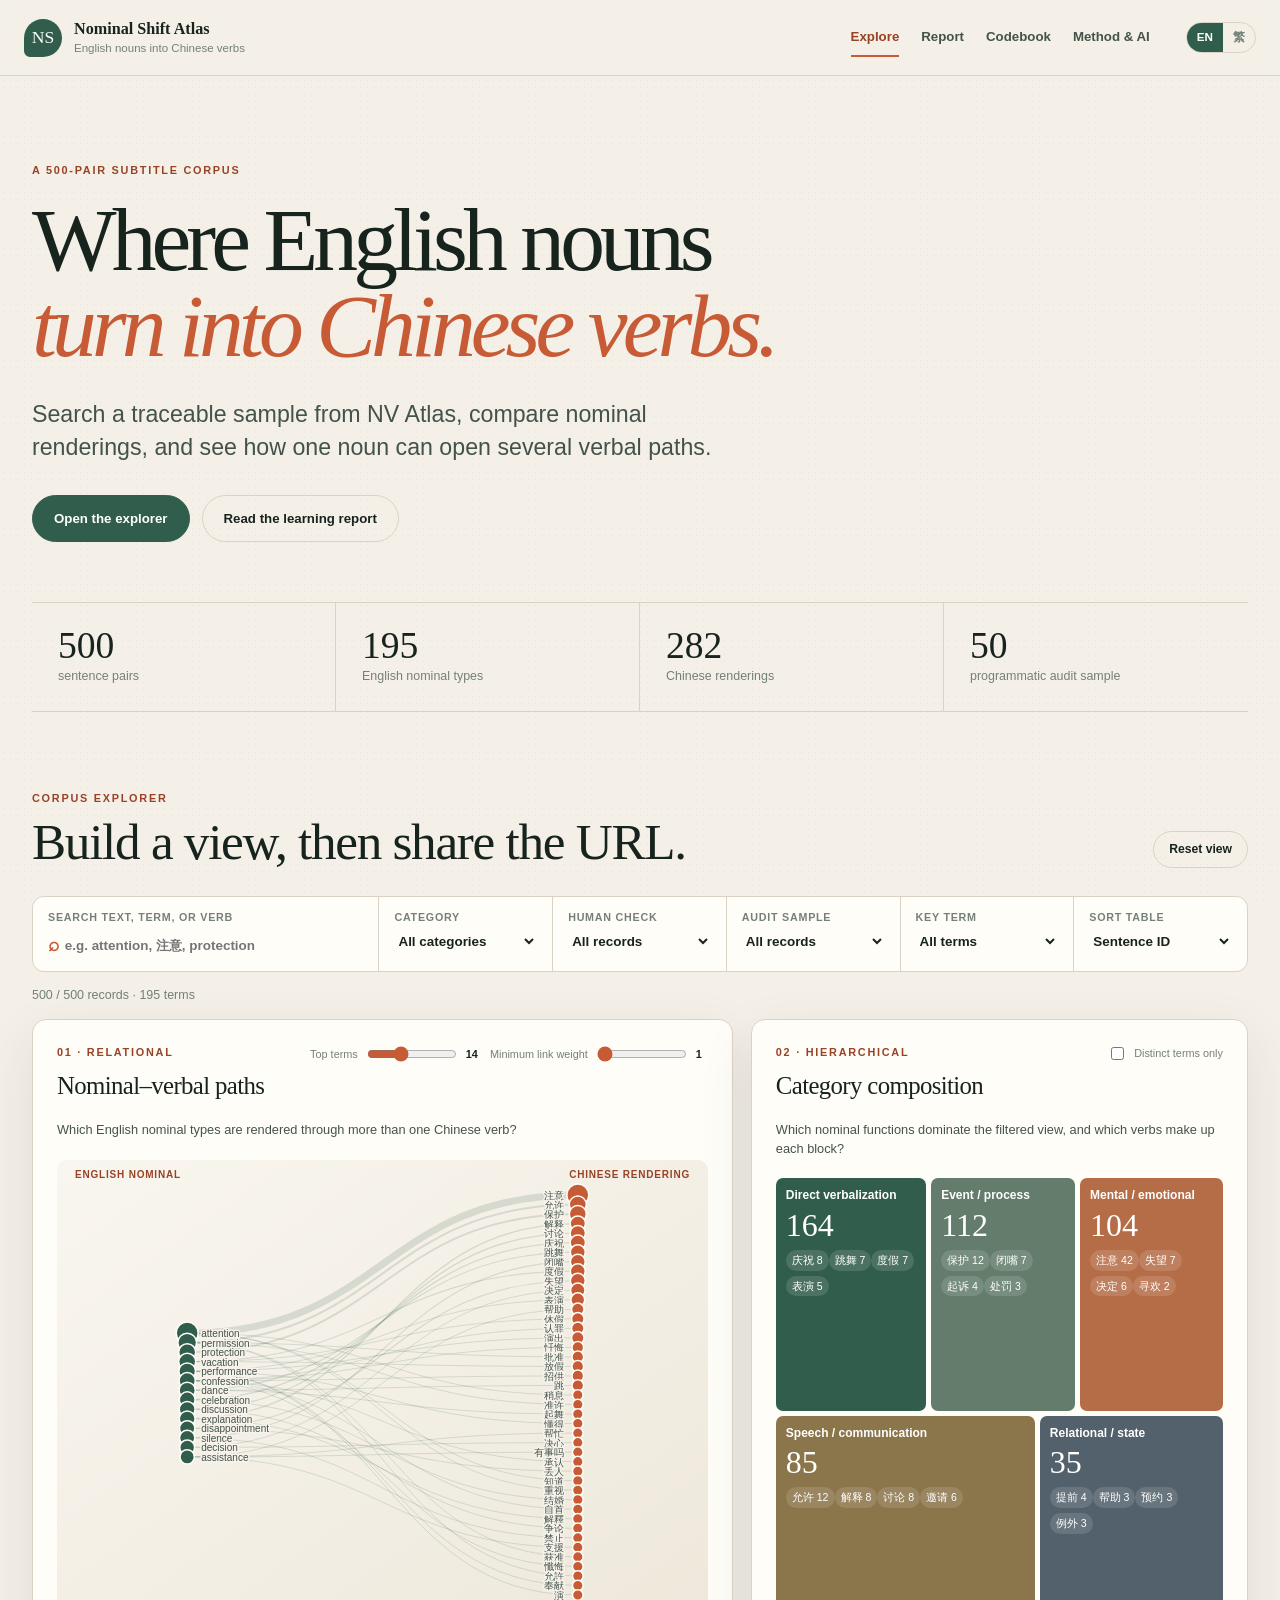
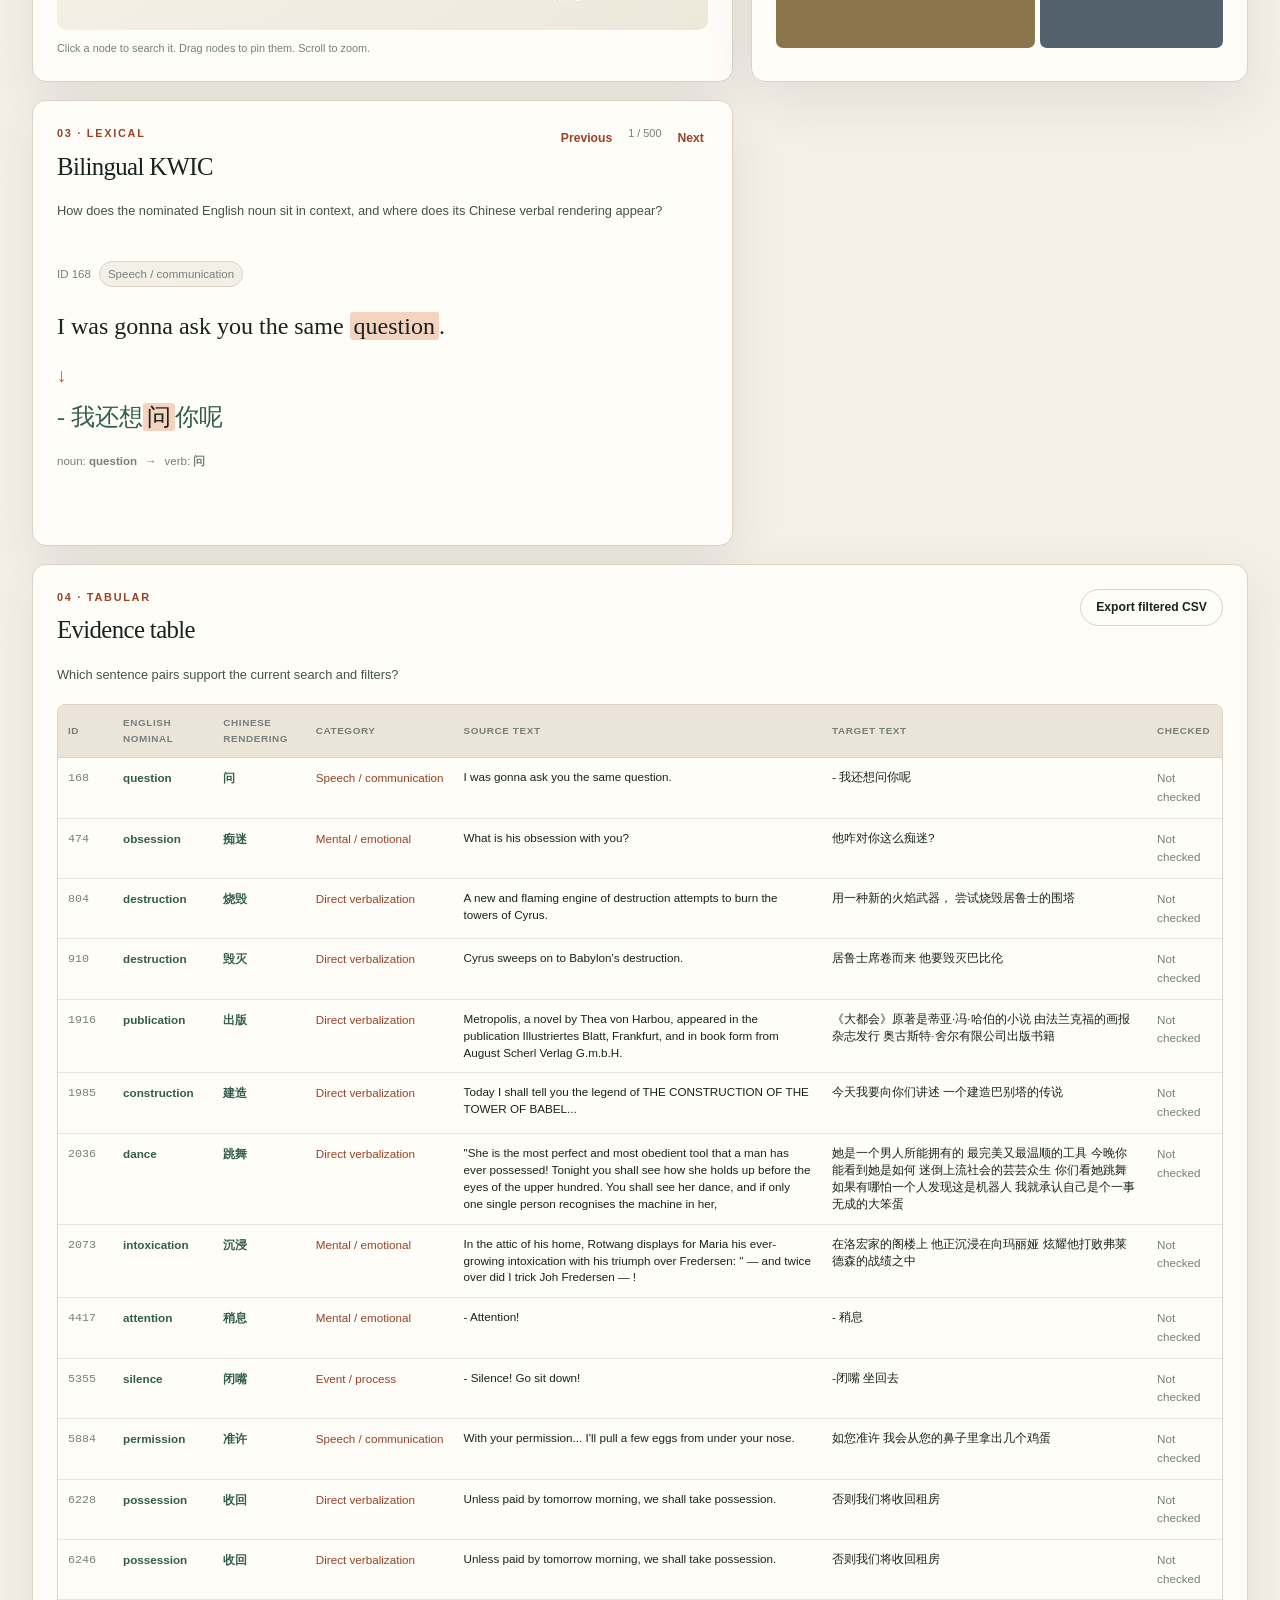
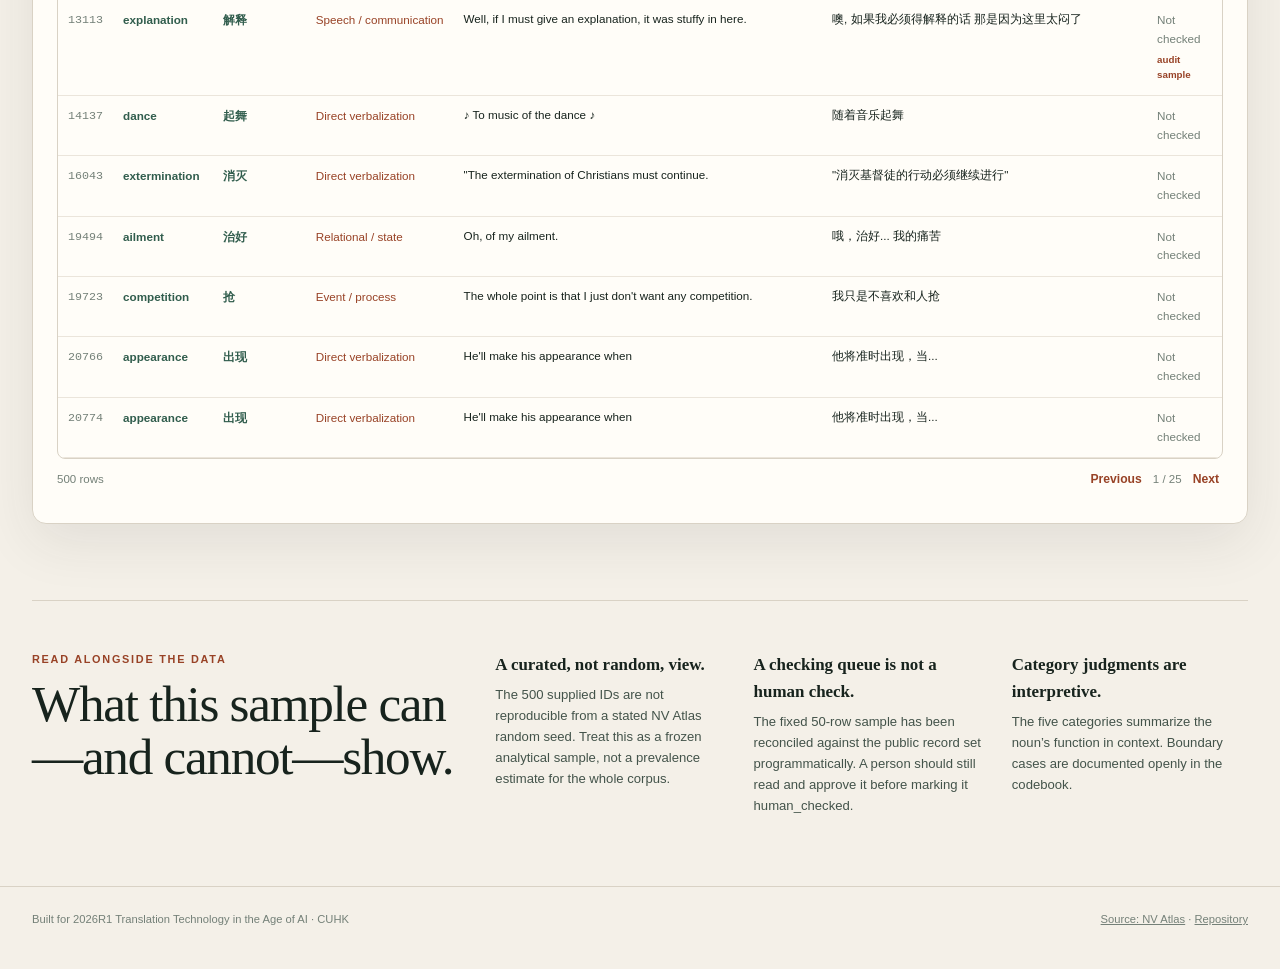
<file: index.html>
<!doctype html>
<html lang="en">
<head>
  <meta charset="utf-8">
  <meta name="viewport" content="width=device-width, initial-scale=1">
  <meta name="description" content="A bilingual explorer of English nominalization and Chinese verbalization in film subtitles.">
  <title>Nominal Shift Atlas</title>
  <link rel="stylesheet" href="css/style.css">
</head>
<body data-page="home">
  <a class="skip-link" href="#main">Skip to content</a>
  <header class="site-header">
    <a class="brand" href="index.html"><span class="brand-mark">NS</span><span><strong>Nominal Shift Atlas</strong><small data-i18n="brand_sub">English nouns into Chinese verbs</small></span></a>
    <nav aria-label="Primary"><a class="active" href="index.html" data-i18n="nav_explore">Explore</a><a href="report.html" data-i18n="nav_report">Report</a><a href="codebook.html" data-i18n="nav_codebook">Codebook</a><a href="about.html" data-i18n="nav_method">Method & AI</a></nav>
    <div class="lang-switch" aria-label="Language"><button type="button" data-lang="en">EN</button><button type="button" data-lang="zh">繁</button></div>
  </header>

  <main id="main">
    <section class="hero">
      <div class="eyebrow" data-i18n="eyebrow">A 500-pair subtitle corpus</div>
      <h1><span data-i18n="hero_title_1">Where English nouns</span><br><em data-i18n="hero_title_2">turn into Chinese verbs.</em></h1>
      <p data-i18n="hero_intro">Search a traceable sample from NV Atlas, compare nominal renderings, and see how one noun can open several verbal paths.</p>
      <div class="hero-actions"><a class="button primary" href="#explorer" data-i18n="cta_explore">Open the explorer</a><a class="button quiet" href="report.html" data-i18n="cta_report">Read the learning report</a></div>
    </section>

    <section class="stat-strip" aria-label="Corpus summary">
      <div><strong id="stat-records">500</strong><span data-i18n="stat_records">sentence pairs</span></div>
      <div><strong id="stat-terms">195</strong><span data-i18n="stat_terms">English nominal types</span></div>
      <div><strong id="stat-verbs">282</strong><span data-i18n="stat_verbs">Chinese renderings</span></div>
      <div><strong id="stat-checked">50</strong><span data-i18n="stat_checked">programmatic audit sample</span></div>
    </section>

    <section class="explorer" id="explorer">
      <div class="section-heading"><div><div class="eyebrow" data-i18n="explore_eyebrow">Corpus explorer</div><h2 data-i18n="explore_title">Build a view, then share the URL.</h2></div><button class="button quiet compact" id="reset-view" type="button" data-i18n="reset">Reset view</button></div>
      <div class="searchbar">
        <label for="search"><span data-i18n="search_label">Search text, term, or verb</span><div class="input-wrap"><span aria-hidden="true">⌕</span><input id="search" type="search" autocomplete="off" placeholder="e.g. attention, 注意, protection"></div></label>
        <label for="category-filter"><span data-i18n="category_filter">Category</span><select id="category-filter"><option value="all" data-i18n="all_categories">All categories</option></select></label>
        <label for="checked-filter"><span data-i18n="checked_filter">Human check</span><select id="checked-filter"><option value="all" data-i18n="all_records">All records</option><option value="yes" data-i18n="checked_only">Human checked</option><option value="no" data-i18n="unchecked_only">Not yet human checked</option></select></label>
        <label for="audit-filter"><span data-i18n="audit_filter">Audit sample</span><select id="audit-filter"><option value="all" data-i18n="all_records">All records</option><option value="yes" data-i18n="audit_only">50-row audit sample</option></select></label>
        <label for="term-filter"><span data-i18n="term_filter">Key term</span><select id="term-filter"><option value="all" data-i18n="all_terms">All terms</option></select></label>
        <label for="sort-filter"><span data-i18n="sort_filter">Sort table</span><select id="sort-filter"><option value="id" data-i18n="sort_id">Sentence ID</option><option value="term" data-i18n="sort_term">Key term A-Z</option><option value="category" data-i18n="sort_category">Category</option></select></label>
      </div>
      <div class="filter-status" aria-live="polite"><span id="result-summary"></span><button type="button" id="clear-selection" class="text-button" data-i18n="clear_selection">Clear selected term</button></div>

      <div class="dashboard-grid">
        <article class="panel network-panel">
          <header class="panel-head"><div><div class="kicker" data-i18n="viz_network_kicker">01 · Relational</div><h3 data-i18n="viz_network_title">Nominal–verbal paths</h3></div><div class="panel-tools"><label><span data-i18n="top_terms">Top terms</span><input id="network-top" type="range" min="5" max="30" value="14"><output id="network-top-value">14</output></label><label><span data-i18n="min_link">Minimum link weight</span><input id="network-min" type="range" min="1" max="5" value="1"><output id="network-min-value">1</output></label></div></header>
          <p class="caption" data-i18n="viz_network_caption">Which English nominal types are rendered through more than one Chinese verb?</p>
          <div class="canvas-shell"><svg id="network-chart" role="img" aria-labelledby="network-caption"></svg><div class="empty-state" id="network-empty" hidden data-i18n="no_results">No records match this view.</div></div>
          <p class="microcopy" data-i18n="network_help">Click a node to search it. Drag nodes to pin them. Scroll to zoom.</p>
        </article>

        <article class="panel treemap-panel">
          <header class="panel-head"><div><div class="kicker" data-i18n="viz_tree_kicker">02 · Hierarchical</div><h3 data-i18n="viz_tree_title">Category composition</h3></div><div class="panel-tools"><label class="toggle"><input id="tree-highlight" type="checkbox"><span data-i18n="unique_only">Distinct terms only</span></label></div></header>
          <p class="caption" data-i18n="viz_tree_caption">Which nominal functions dominate the filtered view, and which verbs make up each block?</p>
          <div id="treemap-chart" class="treemap" role="img" aria-label="Category treemap"></div>
        </article>

        <article class="panel kwic-panel">
          <header class="panel-head"><div><div class="kicker" data-i18n="viz_kwic_kicker">03 · Lexical</div><h3 data-i18n="viz_kwic_title">Bilingual KWIC</h3></div><div class="panel-tools"><button class="text-button" id="kwic-prev" type="button" data-i18n="previous">Previous</button><span id="kwic-position">1 / 1</span><button class="text-button" id="kwic-next" type="button" data-i18n="next">Next</button></div></header>
          <p class="caption" data-i18n="viz_kwic_caption">How does the nominated English noun sit in context, and where does its Chinese verbal rendering appear?</p>
          <div id="kwic-content" class="kwic-content"></div>
        </article>

        <article class="panel table-panel">
          <header class="panel-head"><div><div class="kicker" data-i18n="viz_table_kicker">04 · Tabular</div><h3 data-i18n="viz_table_title">Evidence table</h3></div><button class="button quiet compact" id="export-csv" type="button" data-i18n="export">Export filtered CSV</button></header>
          <p class="caption" data-i18n="viz_table_caption">Which sentence pairs support the current search and filters?</p>
          <div class="table-wrap"><table><thead><tr><th data-i18n="th_id">ID</th><th data-i18n="th_term">English nominal</th><th data-i18n="th_verb">Chinese rendering</th><th data-i18n="th_category">Category</th><th data-i18n="th_source">Source text</th><th data-i18n="th_target">Target text</th><th data-i18n="th_checked">Check status</th></tr></thead><tbody id="table-body"></tbody></table></div>
          <div class="table-foot"><span id="table-count"></span><div class="pagination"><button class="text-button" id="page-prev" type="button" data-i18n="previous">Previous</button><span id="page-position"></span><button class="text-button" id="page-next" type="button" data-i18n="next">Next</button></div></div>
        </article>
      </div>
    </section>

    <section class="limitations">
      <div><div class="eyebrow" data-i18n="limits_eyebrow">Read alongside the data</div><h2 data-i18n="limits_title">What this sample can—and cannot—show.</h2></div>
      <div class="limit-grid">
        <p><strong data-i18n="limit_one_title">A curated, not random, view.</strong> <span data-i18n="limit_one_text">The 500 supplied IDs are not reproducible from a stated NV Atlas random seed. Treat this as a frozen analytical sample, not a prevalence estimate for the whole corpus.</span></p>
        <p><strong data-i18n="limit_two_title">A checking queue is not a human check.</strong> <span data-i18n="limit_two_text">The fixed 50-row sample has been reconciled against the public record set programmatically. A person should still read and approve it before marking it human_checked.</span></p>
        <p><strong data-i18n="limit_three_title">Category judgments are interpretive.</strong> <span data-i18n="limit_three_text">The five categories summarize the noun's function in context. Boundary cases are documented openly in the codebook.</span></p>
      </div>
    </section>
  </main>

  <footer class="site-footer"><span data-i18n="footer_left">Built for 2026R1 Translation Technology in the Age of AI · CUHK</span><span><a href="https://nvatlas.tra.cuhk.edu.hk/" target="_blank" rel="noreferrer">Source: NV Atlas</a> · <a href="https://github.com/Yeung-Lok-Chi/nvatwlas-test" target="_blank" rel="noreferrer">Repository</a></span></footer>

  <script src="js/i18n.js"></script>
  <script src="js/app.js"></script>
</body>
</html>
</file>
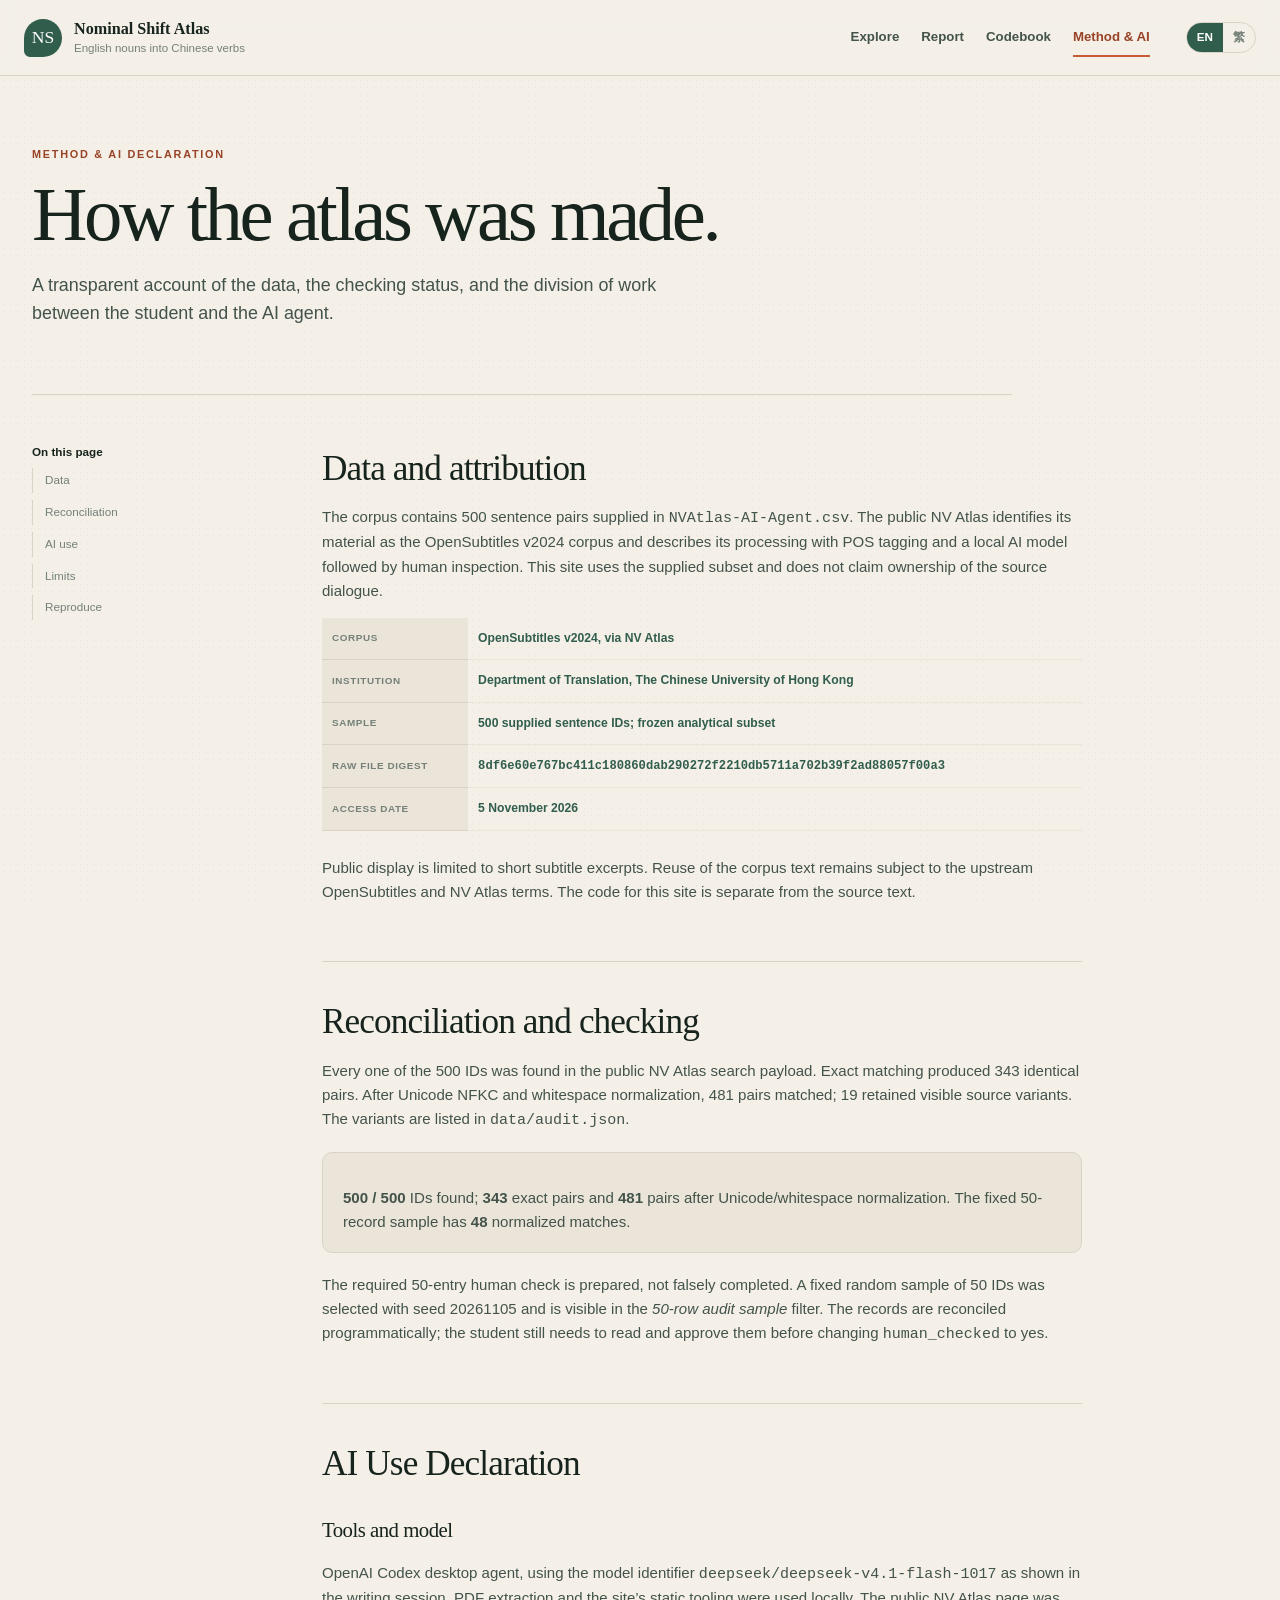
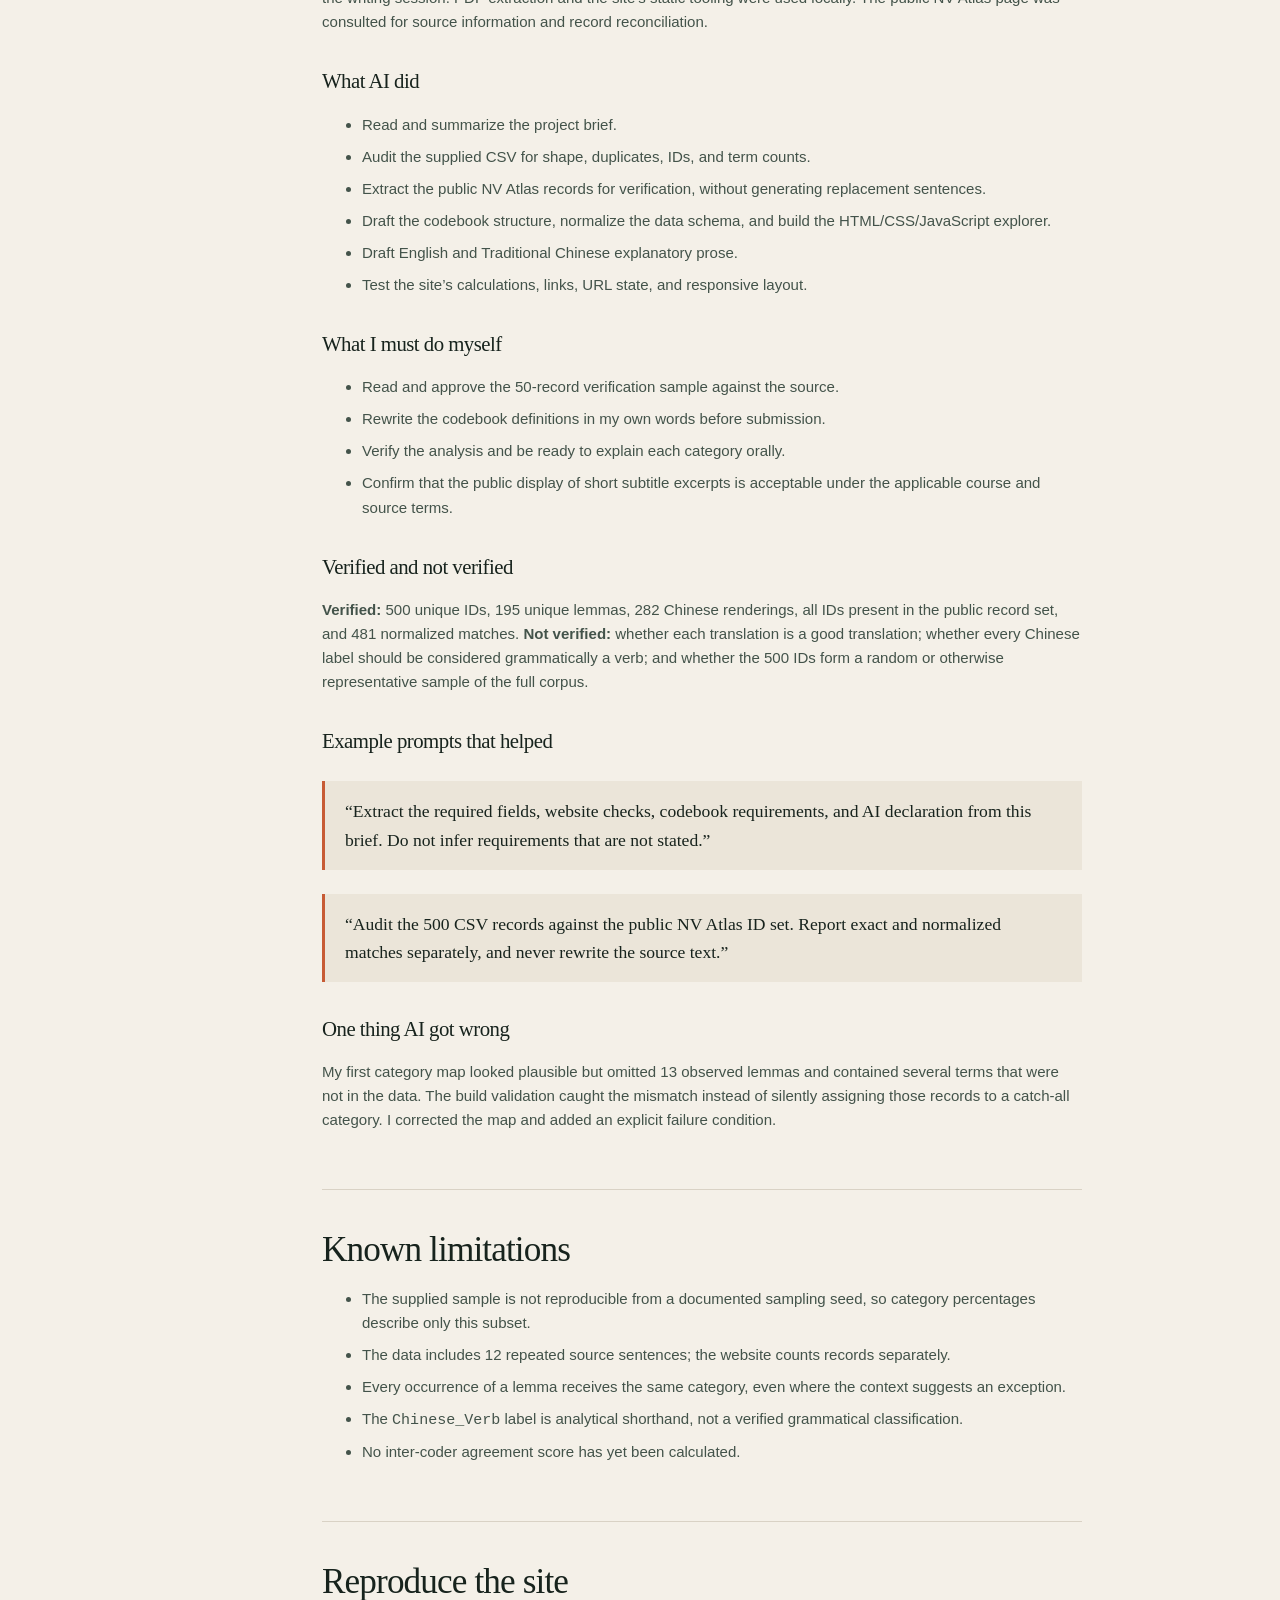
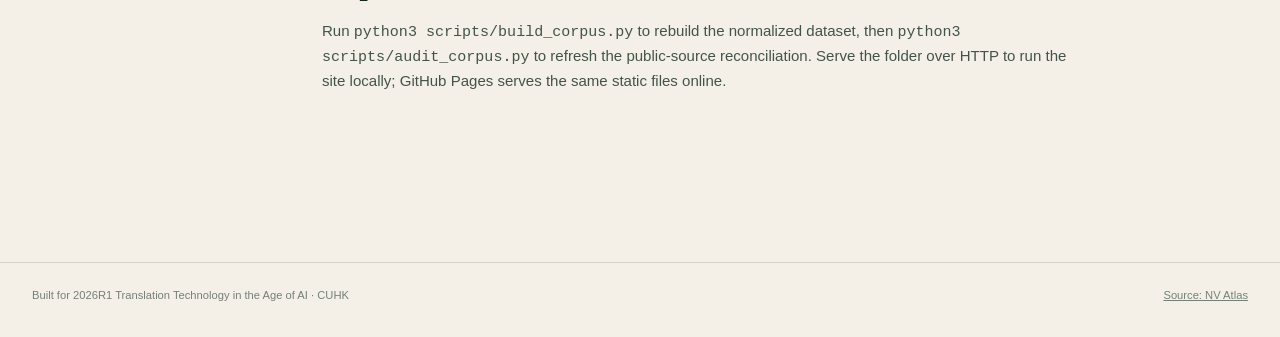
<file: about.html>
<!doctype html>
<html lang="en">
<head><meta charset="utf-8"><meta name="viewport" content="width=device-width, initial-scale=1"><meta name="description" content="Method and AI use declaration for the Nominal Shift Atlas."><title>Method & AI · Nominal Shift Atlas</title><link rel="stylesheet" href="css/style.css"></head>
<body data-page="about">
  <a class="skip-link" href="#main">Skip to content</a>
  <header class="site-header"><a class="brand" href="index.html"><span class="brand-mark">NS</span><span><strong>Nominal Shift Atlas</strong><small data-i18n="brand_sub">English nouns into Chinese verbs</small></span></a><nav aria-label="Primary"><a href="index.html" data-i18n="nav_explore">Explore</a><a href="report.html" data-i18n="nav_report">Report</a><a href="codebook.html" data-i18n="nav_codebook">Codebook</a><a class="active" href="about.html" data-i18n="nav_method">Method & AI</a></nav><div class="lang-switch" aria-label="Language"><button type="button" data-lang="en">EN</button><button type="button" data-lang="zh">繁</button></div></header>
  <main id="main">
    <header class="page-hero"><div class="eyebrow" data-i18n="about_kicker">Method & AI declaration</div><h1 data-i18n="about_title">How the atlas was made.</h1><p data-i18n="about_intro">A transparent account of the data, the checking status, and the division of work between the student and the AI agent.</p></header>
    <div class="article-layout">
      <aside class="toc" aria-label="Contents"><strong data-i18n="toc">On this page</strong><a href="#data">Data</a><a href="#audit">Reconciliation</a><a href="#ai">AI use</a><a href="#limits">Limits</a><a href="#reproduce">Reproduce</a></aside>
      <article class="article">
        <div data-lang-block="en">
          <section id="data"><h2>Data and attribution</h2><p>The corpus contains 500 sentence pairs supplied in <code>NVAtlas-AI-Agent.csv</code>. The public NV Atlas identifies its material as the OpenSubtitles v2024 corpus and describes its processing with POS tagging and a local AI model followed by human inspection. This site uses the supplied subset and does not claim ownership of the source dialogue.</p><table class="audit-table"><tbody><tr><th>Corpus</th><td>OpenSubtitles v2024, via NV Atlas</td></tr><tr><th>Institution</th><td>Department of Translation, The Chinese University of Hong Kong</td></tr><tr><th>Sample</th><td>500 supplied sentence IDs; frozen analytical subset</td></tr><tr><th>Raw file digest</th><td><code>8df6e60e767bc411c180860dab290272f2210db5711a702b39f2ad88057f00a3</code></td></tr><tr><th>Access date</th><td>5 November 2026</td></tr></tbody></table><p>Public display is limited to short subtitle excerpts. Reuse of the corpus text remains subject to the upstream OpenSubtitles and NV Atlas terms. The code for this site is separate from the source text.</p></section>
          <section id="audit"><h2>Reconciliation and checking</h2><p>Every one of the 500 IDs was found in the public NV Atlas search payload. Exact matching produced 343 identical pairs. After Unicode NFKC and whitespace normalization, 481 pairs matched; 19 retained visible source variants. The variants are listed in <code>data/audit.json</code>.</p><div class="callout" data-audit><p>Loading reconciliation report…</p></div><p>The required 50-entry human check is prepared, not falsely completed. A fixed random sample of 50 IDs was selected with seed 20261105 and is visible in the <em>50-row audit sample</em> filter. The records are reconciled programmatically; the student still needs to read and approve them before changing <code>human_checked</code> to yes.</p></section>
          <section id="ai"><h2>AI Use Declaration</h2>
            <h3>Tools and model</h3><p>OpenAI Codex desktop agent, using the model identifier <code>deepseek/deepseek-v4.1-flash-1017</code> as shown in the writing session. PDF extraction and the site’s static tooling were used locally. The public NV Atlas page was consulted for source information and record reconciliation.</p>
            <h3>What AI did</h3><ul><li>Read and summarize the project brief.</li><li>Audit the supplied CSV for shape, duplicates, IDs, and term counts.</li><li>Extract the public NV Atlas records for verification, without generating replacement sentences.</li><li>Draft the codebook structure, normalize the data schema, and build the HTML/CSS/JavaScript explorer.</li><li>Draft English and Traditional Chinese explanatory prose.</li><li>Test the site’s calculations, links, URL state, and responsive layout.</li></ul>
            <h3>What I must do myself</h3><ul><li>Read and approve the 50-record verification sample against the source.</li><li>Rewrite the codebook definitions in my own words before submission.</li><li>Verify the analysis and be ready to explain each category orally.</li><li>Confirm that the public display of short subtitle excerpts is acceptable under the applicable course and source terms.</li></ul>
            <h3>Verified and not verified</h3><p><strong>Verified:</strong> 500 unique IDs, 195 unique lemmas, 282 Chinese renderings, all IDs present in the public record set, and 481 normalized matches. <strong>Not verified:</strong> whether each translation is a good translation; whether every Chinese label should be considered grammatically a verb; and whether the 500 IDs form a random or otherwise representative sample of the full corpus.</p>
            <h3>Example prompts that helped</h3><blockquote>“Extract the required fields, website checks, codebook requirements, and AI declaration from this brief. Do not infer requirements that are not stated.”</blockquote><blockquote>“Audit the 500 CSV records against the public NV Atlas ID set. Report exact and normalized matches separately, and never rewrite the source text.”</blockquote>
            <h3>One thing AI got wrong</h3><p>My first category map looked plausible but omitted 13 observed lemmas and contained several terms that were not in the data. The build validation caught the mismatch instead of silently assigning those records to a catch-all category. I corrected the map and added an explicit failure condition.</p>
          </section>
          <section id="limits"><h2>Known limitations</h2><ul><li>The supplied sample is not reproducible from a documented sampling seed, so category percentages describe only this subset.</li><li>The data includes 12 repeated source sentences; the website counts records separately.</li><li>Every occurrence of a lemma receives the same category, even where the context suggests an exception.</li><li>The <code>Chinese_Verb</code> label is analytical shorthand, not a verified grammatical classification.</li><li>No inter-coder agreement score has yet been calculated.</li></ul></section>
          <section id="reproduce"><h2>Reproduce the site</h2><p>Run <code>python3 scripts/build_corpus.py</code> to rebuild the normalized dataset, then <code>python3 scripts/audit_corpus.py</code> to refresh the public-source reconciliation. Serve the folder over HTTP to run the site locally; GitHub Pages serves the same static files online.</p></section>
        </div>
        <div data-lang-block="zh" hidden>
          <section><h2>資料與署名</h2><p>語料包含 <code>NVAtlas-AI-Agent.csv</code> 提供的 500 對句子。公開 NV Atlas 把資料來源標示為 OpenSubtitles v2024 語料，並說明以詞性標注及本地 AI 模型處理，再輔以人工檢查。本網站使用提供的子集，不主張擁有原對白。</p><table class="audit-table"><tbody><tr><th>語料</th><td>OpenSubtitles v2024，經 NV Atlas</td></tr><tr><th>機構</th><td>香港中文大學翻譯系</td></tr><tr><th>樣本</th><td>提供的 500 個句子編號；固定分析子集</td></tr><tr><th>原檔摘要</th><td><code>8df6e60e767bc411c180860dab290272f2210db5711a702b39f2ad88057f00a3</code></td></tr><tr><th>存取日期</th><td>2026 年 11 月 5 日</td></tr></tbody></table><p>公開展示只限短字幕摘錄。語料文本的重用仍受 OpenSubtitles 及 NV Atlas 的適用條款限制。本網站的程式碼與來源文本分開處理。</p></section>
          <section><h2>來源核對與人工檢查</h2><p>500 個編號全部可在公開 NV Atlas 搜尋頁資料中找到。完全相符的句對有 343 對；使用 Unicode NFKC 及空白正規化後，481 對相符，19 對保留可見的來源差異。差異列於 <code>data/audit.json</code>。</p><div class="callout" data-audit><p>正在載入核對報告…</p></div><p>課程要求的 50 筆人工核對已準備，但沒有虛稱已完成。固定隨機樣本以種子 20261105 抽出，可在「50 筆核對樣本」篩選查看。這些記錄目前只經程式核對；學生仍須逐項閱讀及批准，才可把 <code>human_checked</code> 改為「是」。</p></section>
          <section><h2>AI 使用聲明</h2><h3>工具及模型</h3><p>使用 OpenAI Codex 桌面代理，模型版本見 Codex 工作階段。另使用本地 PDF 抽取及靜態網站工具；並查閱公開 NV Atlas 頁面以了解來源及核對記錄。</p><h3>AI 做了甚麼</h3><ul><li>閱讀及總結專題要求。</li><li>檢查 CSV 的欄位、重複項、編號及詞元數量。</li><li>抽取公開 NV Atlas 記錄作核對，沒有生成替代句子。</li><li>擬定分類手冊結構、正規化資料欄位，並建立 HTML／CSS／JavaScript 探索器。</li><li>起草英文及繁體中文說明文字。</li><li>測試網站計算、連結、網址狀態及響應式版面。</li></ul><h3>我必須親自完成的事</h3><ul><li>閱讀並批准 50 筆人工核對樣本。</li><li>在提交前以自己的文字重寫分類手冊定義。</li><li>核實分析，並準備在口頭報告解釋每個類別。</li><li>確認公開展示短字幕摘錄符合課程及來源適用條款。</li></ul><h3>已核實及未核實</h3><p><strong>已核實：</strong>500 個不重複編號、195 個不重複詞元、282 個中文譯法、所有編號均見於公開記錄、481 對正規化後相符。<strong>未核實：</strong>每個譯法是否好的翻譯；每個中文標籤在語法上是否皆為動詞；以及 500 個編號是否構成整個語料庫的隨機或代表性樣本。</p><h3>有效的提示例子</h3><blockquote>「從這份要求中抽取必要欄位、網站檢查、分類手冊要求及 AI 聲明。不要推斷沒有寫明的條件。」</blockquote><blockquote>「把 500 筆 CSV 記錄與公開 NV Atlas 編號核對。分開報告完全相符及正規化後相符，永遠不要改寫來源文本。」</blockquote><h3>AI 曾出錯的地方</h3><p>我的第一版分類映射看似合理，卻遺漏 13 個實際詞元，並加入幾個資料中不存在的詞。建立資料時的驗證發現不一致，沒有把它們靜默歸入預設類別。我更正映射，並加入明確的失敗條件。</p></section>
          <section><h2>已知限制</h2><ul><li>提供的樣本不能以已記錄的抽樣種子重現，因此類別百分比只描述這個子集。</li><li>資料有 12 個重複原句；網站按記錄逐筆計算。</li><li>同一詞元的所有出現均獲同一類別，即使個別語境顯示例外。</li><li><code>Chinese_Verb</code> 是分析用簡稱，不是已核實的語法分類。</li><li>尚未計算編碼員間一致性。</li></ul></section>
          <section><h2>重現網站</h2><p>執行 <code>python3 scripts/build_corpus.py</code> 可重建正規化資料；再執行 <code>python3 scripts/audit_corpus.py</code> 更新公開來源核對。以 HTTP 伺服器提供資料夾即可本地瀏覽；GitHub Pages 會提供同一組靜態檔案。</p></section>
        </div>
      </article>
    </div>
  </main>
  <footer class="site-footer"><span data-i18n="footer_left">Built for 2026R1 Translation Technology in the Age of AI · CUHK</span><span><a href="https://nvatlas.tra.cuhk.edu.hk/" target="_blank" rel="noreferrer">Source: NV Atlas</a></span></footer>
  <script src="js/i18n.js"></script><script src="js/pages.js"></script>
</body></html>
</file>
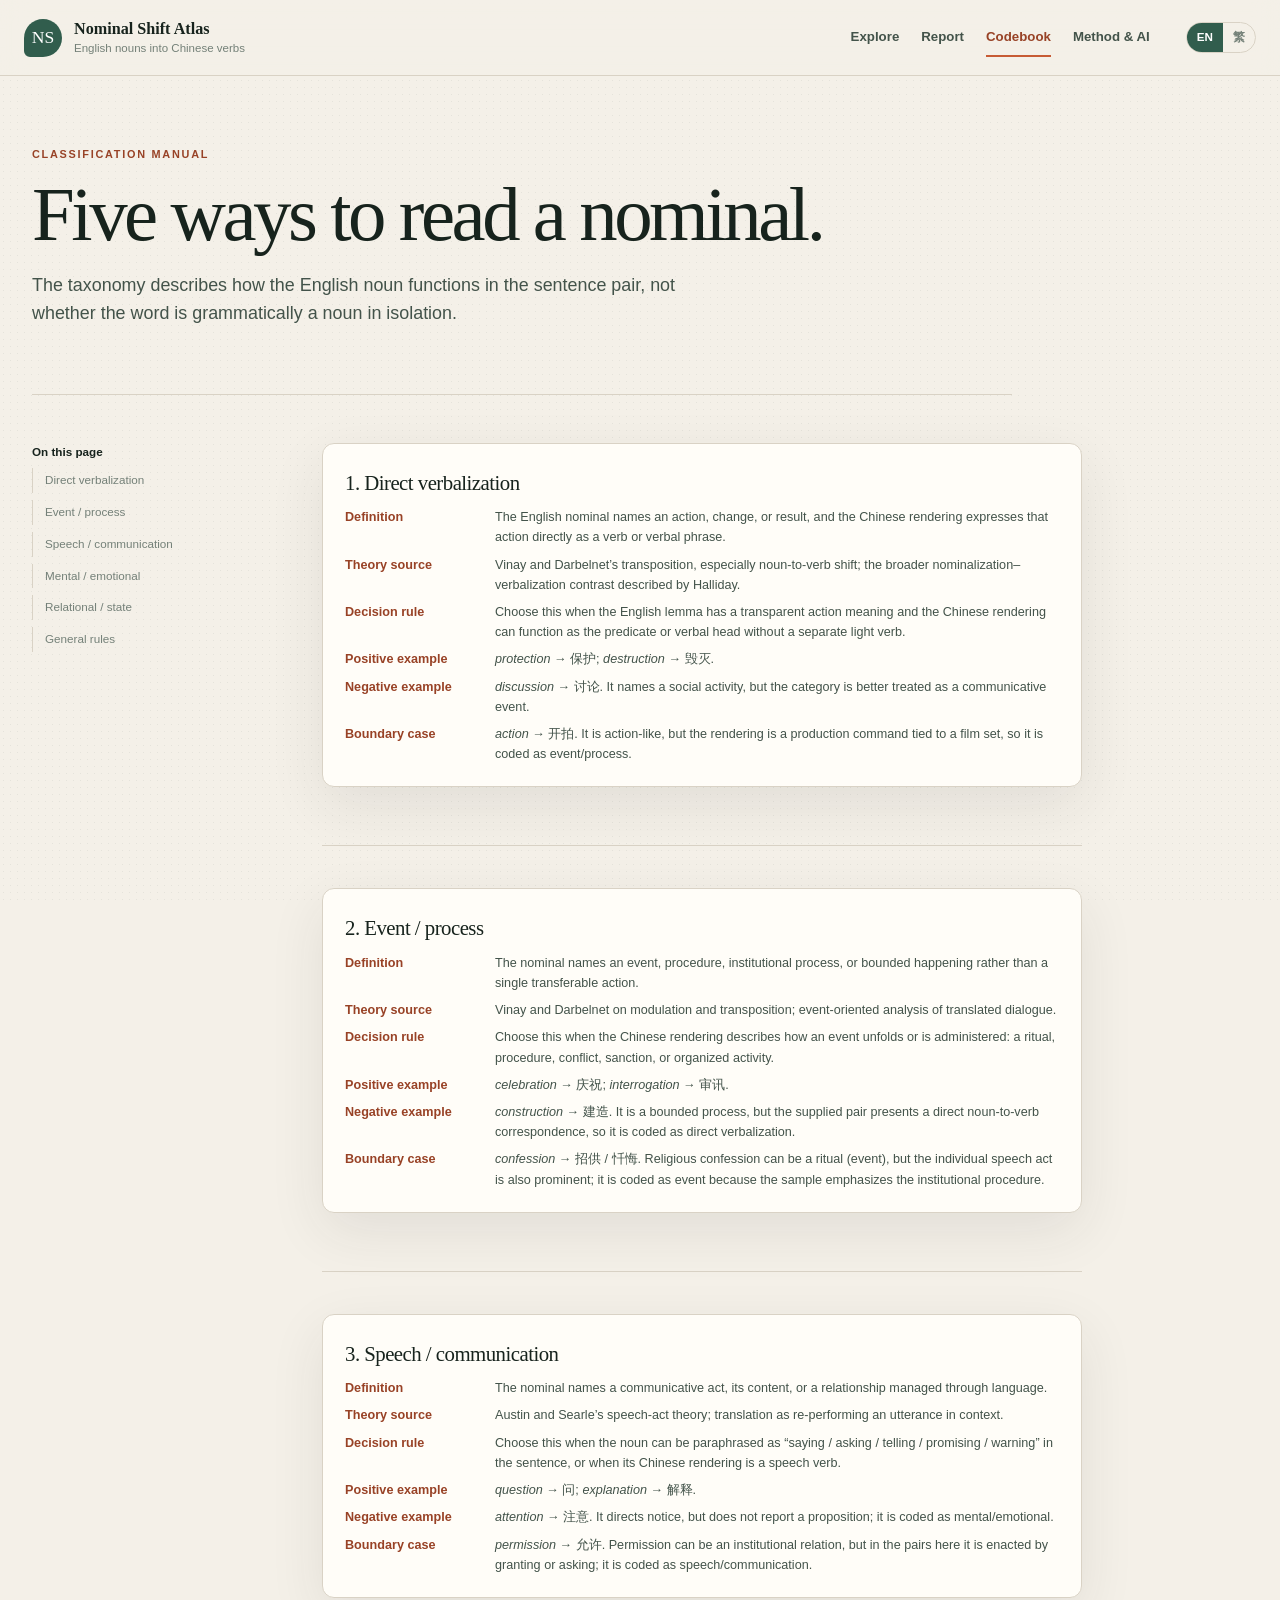
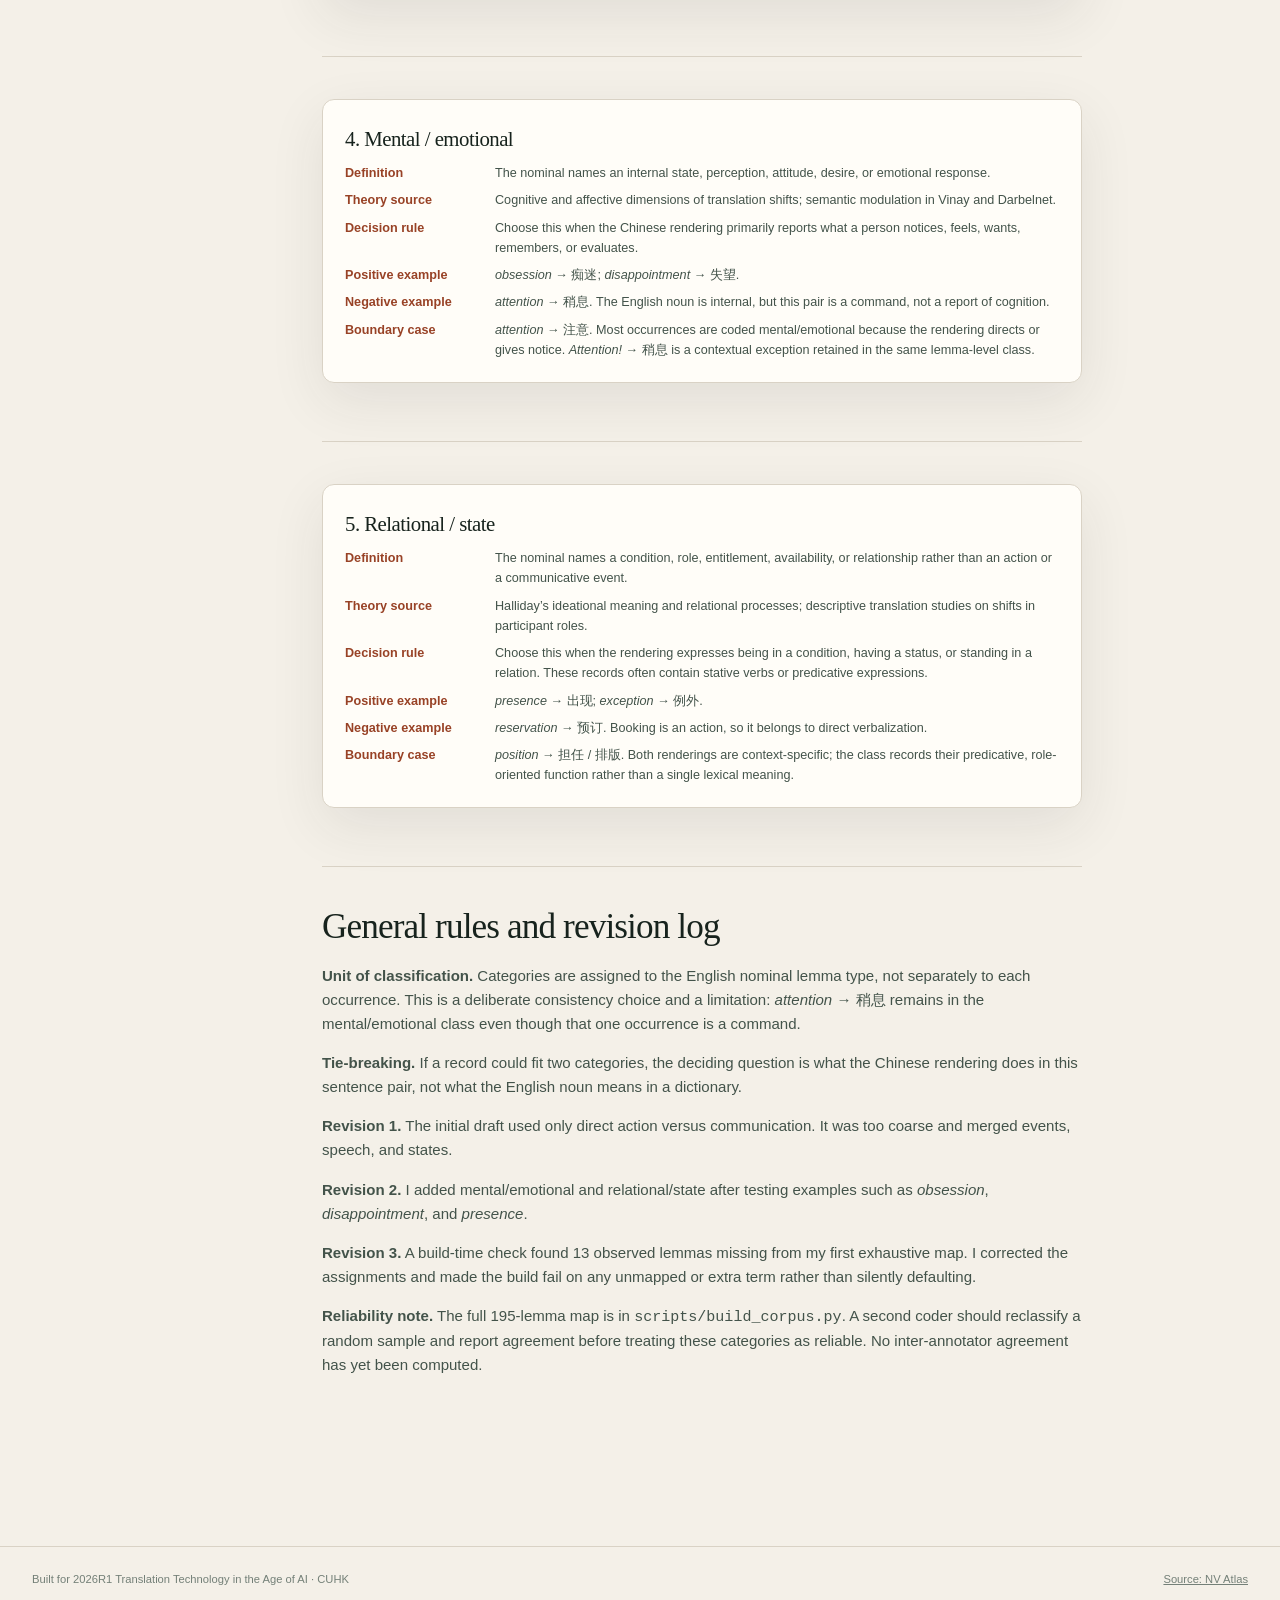
<file: codebook.html>
<!doctype html>
<html lang="en">
<head><meta charset="utf-8"><meta name="viewport" content="width=device-width, initial-scale=1"><meta name="description" content="Codebook for the Nominal Shift Atlas."><title>Codebook · Nominal Shift Atlas</title><link rel="stylesheet" href="css/style.css"></head>
<body data-page="codebook">
  <a class="skip-link" href="#main">Skip to content</a>
  <header class="site-header"><a class="brand" href="index.html"><span class="brand-mark">NS</span><span><strong>Nominal Shift Atlas</strong><small data-i18n="brand_sub">English nouns into Chinese verbs</small></span></a><nav aria-label="Primary"><a href="index.html" data-i18n="nav_explore">Explore</a><a href="report.html" data-i18n="nav_report">Report</a><a class="active" href="codebook.html" data-i18n="nav_codebook">Codebook</a><a href="about.html" data-i18n="nav_method">Method & AI</a></nav><div class="lang-switch" aria-label="Language"><button type="button" data-lang="en">EN</button><button type="button" data-lang="zh">繁</button></div></header>
  <main id="main">
    <header class="page-hero"><div class="eyebrow" data-i18n="codebook_kicker">Classification manual</div><h1 data-i18n="codebook_title">Five ways to read a nominal.</h1><p data-i18n="codebook_intro">The taxonomy describes how the English noun functions in the sentence pair, not whether the word is grammatically a noun in isolation.</p></header>
    <div class="article-layout">
      <aside class="toc" aria-label="Contents"><strong data-i18n="toc">On this page</strong><a href="#direct">Direct verbalization</a><a href="#event">Event / process</a><a href="#speech">Speech / communication</a><a href="#mental">Mental / emotional</a><a href="#relational">Relational / state</a><a href="#rules">General rules</a></aside>
      <article class="article">
        <div data-lang-block="en">
          <section id="direct"><div class="codebook-card"><h3>1. Direct verbalization</h3><dl>
            <dt>Definition</dt><dd>The English nominal names an action, change, or result, and the Chinese rendering expresses that action directly as a verb or verbal phrase.</dd>
            <dt>Theory source</dt><dd>Vinay and Darbelnet’s transposition, especially noun-to-verb shift; the broader nominalization–verbalization contrast described by Halliday.</dd>
            <dt>Decision rule</dt><dd>Choose this when the English lemma has a transparent action meaning and the Chinese rendering can function as the predicate or verbal head without a separate light verb.</dd>
            <dt>Positive example</dt><dd><em>protection</em> → 保护; <em>destruction</em> → 毁灭.</dd>
            <dt>Negative example</dt><dd><em>discussion</em> → 讨论. It names a social activity, but the category is better treated as a communicative event.</dd>
            <dt>Boundary case</dt><dd><em>action</em> → 开拍. It is action-like, but the rendering is a production command tied to a film set, so it is coded as event/process.</dd>
          </dl></div></section>
          <section id="event"><div class="codebook-card"><h3>2. Event / process</h3><dl>
            <dt>Definition</dt><dd>The nominal names an event, procedure, institutional process, or bounded happening rather than a single transferable action.</dd>
            <dt>Theory source</dt><dd>Vinay and Darbelnet on modulation and transposition; event-oriented analysis of translated dialogue.</dd>
            <dt>Decision rule</dt><dd>Choose this when the Chinese rendering describes how an event unfolds or is administered: a ritual, procedure, conflict, sanction, or organized activity.</dd>
            <dt>Positive example</dt><dd><em>celebration</em> → 庆祝; <em>interrogation</em> → 审讯.</dd>
            <dt>Negative example</dt><dd><em>construction</em> → 建造. It is a bounded process, but the supplied pair presents a direct noun-to-verb correspondence, so it is coded as direct verbalization.</dd>
            <dt>Boundary case</dt><dd><em>confession</em> → 招供 / 忏悔. Religious confession can be a ritual (event), but the individual speech act is also prominent; it is coded as event because the sample emphasizes the institutional procedure.</dd>
          </dl></div></section>
          <section id="speech"><div class="codebook-card"><h3>3. Speech / communication</h3><dl>
            <dt>Definition</dt><dd>The nominal names a communicative act, its content, or a relationship managed through language.</dd>
            <dt>Theory source</dt><dd>Austin and Searle’s speech-act theory; translation as re-performing an utterance in context.</dd>
            <dt>Decision rule</dt><dd>Choose this when the noun can be paraphrased as “saying / asking / telling / promising / warning” in the sentence, or when its Chinese rendering is a speech verb.</dd>
            <dt>Positive example</dt><dd><em>question</em> → 问; <em>explanation</em> → 解释.</dd>
            <dt>Negative example</dt><dd><em>attention</em> → 注意. It directs notice, but does not report a proposition; it is coded as mental/emotional.</dd>
            <dt>Boundary case</dt><dd><em>permission</em> → 允许. Permission can be an institutional relation, but in the pairs here it is enacted by granting or asking; it is coded as speech/communication.</dd>
          </dl></div></section>
          <section id="mental"><div class="codebook-card"><h3>4. Mental / emotional</h3><dl>
            <dt>Definition</dt><dd>The nominal names an internal state, perception, attitude, desire, or emotional response.</dd>
            <dt>Theory source</dt><dd>Cognitive and affective dimensions of translation shifts; semantic modulation in Vinay and Darbelnet.</dd>
            <dt>Decision rule</dt><dd>Choose this when the Chinese rendering primarily reports what a person notices, feels, wants, remembers, or evaluates.</dd>
            <dt>Positive example</dt><dd><em>obsession</em> → 痴迷; <em>disappointment</em> → 失望.</dd>
            <dt>Negative example</dt><dd><em>attention</em> → 稍息. The English noun is internal, but this pair is a command, not a report of cognition.</dd>
            <dt>Boundary case</dt><dd><em>attention</em> → 注意. Most occurrences are coded mental/emotional because the rendering directs or gives notice. <em>Attention!</em> → 稍息 is a contextual exception retained in the same lemma-level class.</dd>
          </dl></div></section>
          <section id="relational"><div class="codebook-card"><h3>5. Relational / state</h3><dl>
            <dt>Definition</dt><dd>The nominal names a condition, role, entitlement, availability, or relationship rather than an action or a communicative event.</dd>
            <dt>Theory source</dt><dd>Halliday’s ideational meaning and relational processes; descriptive translation studies on shifts in participant roles.</dd>
            <dt>Decision rule</dt><dd>Choose this when the rendering expresses being in a condition, having a status, or standing in a relation. These records often contain stative verbs or predicative expressions.</dd>
            <dt>Positive example</dt><dd><em>presence</em> → 出现; <em>exception</em> → 例外.</dd>
            <dt>Negative example</dt><dd><em>reservation</em> → 预订. Booking is an action, so it belongs to direct verbalization.</dd>
            <dt>Boundary case</dt><dd><em>position</em> → 担任 / 排版. Both renderings are context-specific; the class records their predicative, role-oriented function rather than a single lexical meaning.</dd>
          </dl></div></section>
          <section id="rules"><h2>General rules and revision log</h2>
            <p><strong>Unit of classification.</strong> Categories are assigned to the English nominal lemma type, not separately to each occurrence. This is a deliberate consistency choice and a limitation: <em>attention</em> → 稍息 remains in the mental/emotional class even though that one occurrence is a command.</p>
            <p><strong>Tie-breaking.</strong> If a record could fit two categories, the deciding question is what the Chinese rendering does in this sentence pair, not what the English noun means in a dictionary.</p>
            <p><strong>Revision 1.</strong> The initial draft used only direct action versus communication. It was too coarse and merged events, speech, and states.</p>
            <p><strong>Revision 2.</strong> I added mental/emotional and relational/state after testing examples such as <em>obsession</em>, <em>disappointment</em>, and <em>presence</em>.</p>
            <p><strong>Revision 3.</strong> A build-time check found 13 observed lemmas missing from my first exhaustive map. I corrected the assignments and made the build fail on any unmapped or extra term rather than silently defaulting.</p>
            <p><strong>Reliability note.</strong> The full 195-lemma map is in <code>scripts/build_corpus.py</code>. A second coder should reclassify a random sample and report agreement before treating these categories as reliable. No inter-annotator agreement has yet been computed.</p>
          </section>
        </div>
        <div data-lang-block="zh" hidden>
          <section><div class="codebook-card"><h3>1. 直接動詞化</h3><dl><dt>定義</dt><dd>英文名詞表示動作、變化或結果，中文譯法以動詞或動詞短語直接表達該動作。</dd><dt>理論來源</dt><dd>Vinay 與 Darbelnet 的「詞性轉換」，特別是名詞轉動詞；亦參考 Halliday 關於名詞化與動詞化的討論。</dd><dt>判定規則</dt><dd>若英文詞元有清楚動作義，而中文譯法可獨立充當謂語，選此類。</dd><dt>正例</dt><dd><em>protection</em> → 保護；<em>destruction</em> → 毀滅。</dd><dt>反例</dt><dd><em>discussion</em> → 討論：雖涉及行動，但更適合歸為溝通事件。</dd><dt>邊界個案</dt><dd><em>action</em> → 開拍：具動作性，但屬片場製作口令，因此歸入事件／過程。</dd></dl></div></section>
          <section><div class="codebook-card"><h3>2. 事件／過程</h3><dl><dt>定義</dt><dd>英文名詞表示事件、程序、制度性過程或有界限的發生，而非單一可轉移動作。</dd><dt>理論來源</dt><dd>Vinay 與 Darbelnet 的「調節」及「詞性轉換」；翻譯對白中的事件導向分析。</dd><dt>判定規則</dt><dd>若中文譯法描述事件如何展開或被執行，例如儀式、程序、衝突、制裁或組織活動，選此類。</dd><dt>正例</dt><dd><em>celebration</em> → 慶祝；<em>interrogation</em> → 審訊。</dd><dt>反例</dt><dd><em>construction</em> → 建造：屬有界限過程，但提供的句對呈直接名詞—動詞對應，因此歸入直接動詞化。</dd><dt>邊界個案</dt><dd><em>confession</em> → 招供／懺悔：宗教告解是儀式，同時亦是言語行為；本樣本以制度程序為主，故歸入事件。</dd></dl></div></section>
          <section><div class="codebook-card"><h3>3. 言語／溝通</h3><dl><dt>定義</dt><dd>英文名詞表示言語行為、其內容，或透過語言維持的關係。</dd><dt>理論來源</dt><dd>Austin 與 Searle 的言語行為理論；在情境中重新執行話語的翻譯觀。</dd><dt>判定規則</dt><dd>若名詞在句中可改寫成「說／問／告訴／承諾／警告」等，或中文譯法為言語動詞，選此類。</dd><dt>正例</dt><dd><em>question</em> → 問；<em>explanation</em> → 解釋。</dd><dt>反例</dt><dd><em>attention</em> → 注意：雖要求注意，但不陳述命題；歸入心理／情感。</dd><dt>邊界個案</dt><dd><em>permission</em> → 允許：可視為制度關係，但句對中由授予或許可的行為體現，故歸入言語／溝通。</dd></dl></div></section>
          <section><div class="codebook-card"><h3>4. 心理／情感</h3><dl><dt>定義</dt><dd>英文名詞表示內在狀態、感知、態度、欲望或情緒反應。</dd><dt>理論來源</dt><dd>翻譯轉換中的認知與情感面向；Vinay 與 Darbelnet 的語義調節。</dd><dt>判定規則</dt><dd>若中文譯法主要報告某人注意、感受、想要、記得或評價甚麼，選此類。</dd><dt>正例</dt><dd><em>obsession</em> → 痴迷；<em>disappointment</em> → 失望。</dd><dt>反例</dt><dd><em>attention</em> → 稍息：英文詞表示內在注意，但這句是命令，不是認知報告。</dd><dt>邊界個案</dt><dd><em>attention</em> → 注意：大部分出現屬心理／情感，因為譯法要求或給予注意；<em>Attention!</em> → 稍息作為同詞元的語境例外保留。</dd></dl></div></section>
          <section><div class="codebook-card"><h3>5. 關係／狀態</h3><dl><dt>定義</dt><dd>英文名詞表示條件、角色、權利、可用性或關係，而非行動或溝通事件。</dd><dt>理論來源</dt><dd>Halliday 的經驗意義及關係過程；描述翻譯研究中的參與者角色轉換。</dd><dt>判定規則</dt><dd>若譯法表達處於某種條件、擁有某種地位或某種關係，選此類；記錄多含狀態動詞或謂語表達。</dd><dt>正例</dt><dd><em>presence</em> → 出現；<em>exception</em> → 例外。</dd><dt>反例</dt><dd><em>reservation</em> → 預訂：預訂是行動，故歸入直接動詞化。</dd><dt>邊界個案</dt><dd><em>position</em> → 擔任／排版：兩者皆依情境而定，本類記錄其謂語性及角色導向功能，而非單一詞義。</dd></dl></div></section>
          <section><h2>一般規則與修訂記錄</h2><p><strong>分類單位。</strong>類別按英文名詞詞元而非逐次出現分配。這是為保持一致性的選擇，也是一項限制：<em>attention</em> → 稍息仍留在心理／情感類，儘管該次出現其實是命令。</p><p><strong>平手規則。</strong>若一筆記錄可能屬兩類，決定因素是中文譯法在這個句對中「做甚麼」，而不是英文名詞在詞典中的意思。</p><p><strong>修訂一。</strong>初稿只區分直接動作與溝通，範圍過粗，混淆了事件、言語及狀態。</p><p><strong>修訂二。</strong>測試 <em>obsession</em>、<em>disappointment</em>、<em>presence</em> 等例子後，加入心理／情感及關係／狀態。</p><p><strong>修訂三。</strong>建立資料時發現 13 個實際詞元未列入初版映射。我更正分類，並令程式在任何未映射或額外詞元出現時停止，而不靜默使用預設值。</p><p><strong>信度說明。</strong>完整的 195 個詞元映射載於 <code>scripts/build_corpus.py</code>。若要視這些類別為具信度的分類，應由第二位編碼員重分類隨機樣本並報告一致性；本項目尚未計算編碼員間一致性。</p></section>
        </div>
      </article>
    </div>
  </main>
  <footer class="site-footer"><span data-i18n="footer_left">Built for 2026R1 Translation Technology in the Age of AI · CUHK</span><span><a href="https://nvatlas.tra.cuhk.edu.hk/" target="_blank" rel="noreferrer">Source: NV Atlas</a></span></footer>
  <script src="js/i18n.js"></script><script src="js/pages.js"></script>
</body></html>
</file>
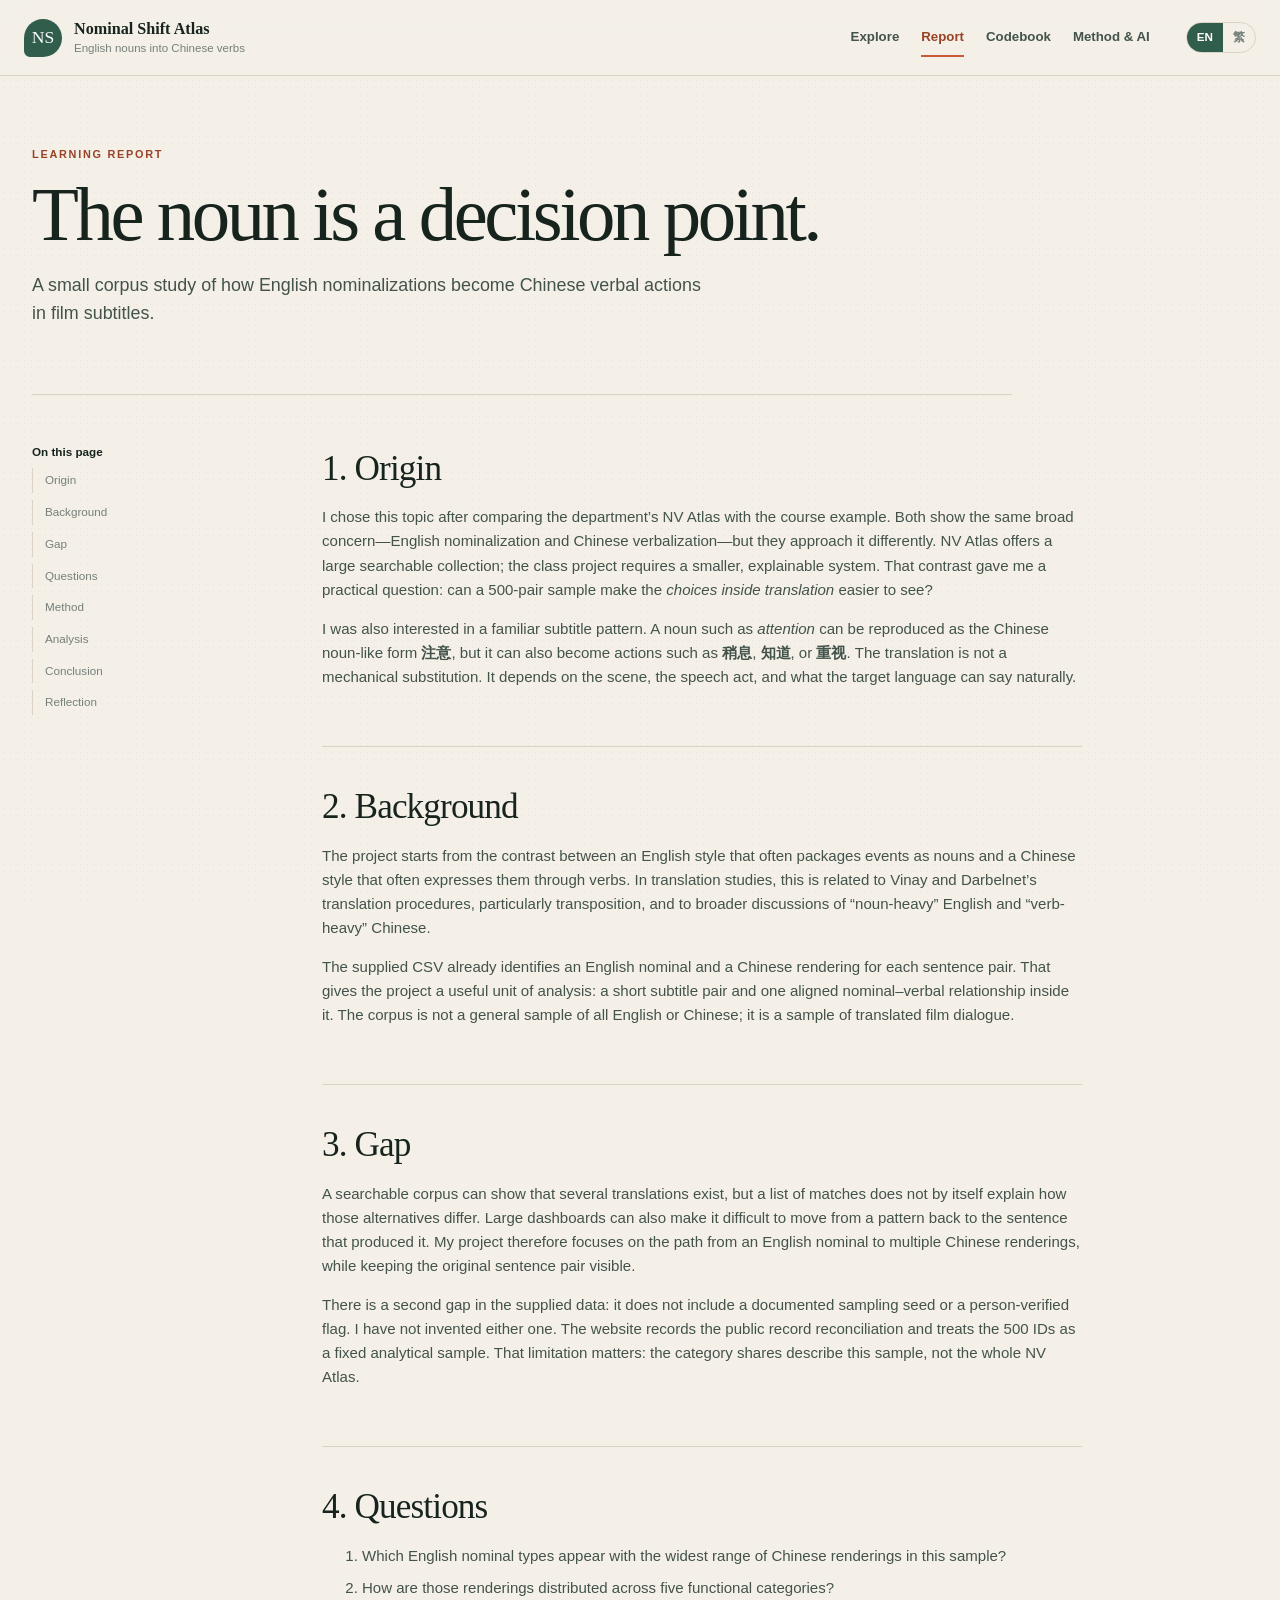
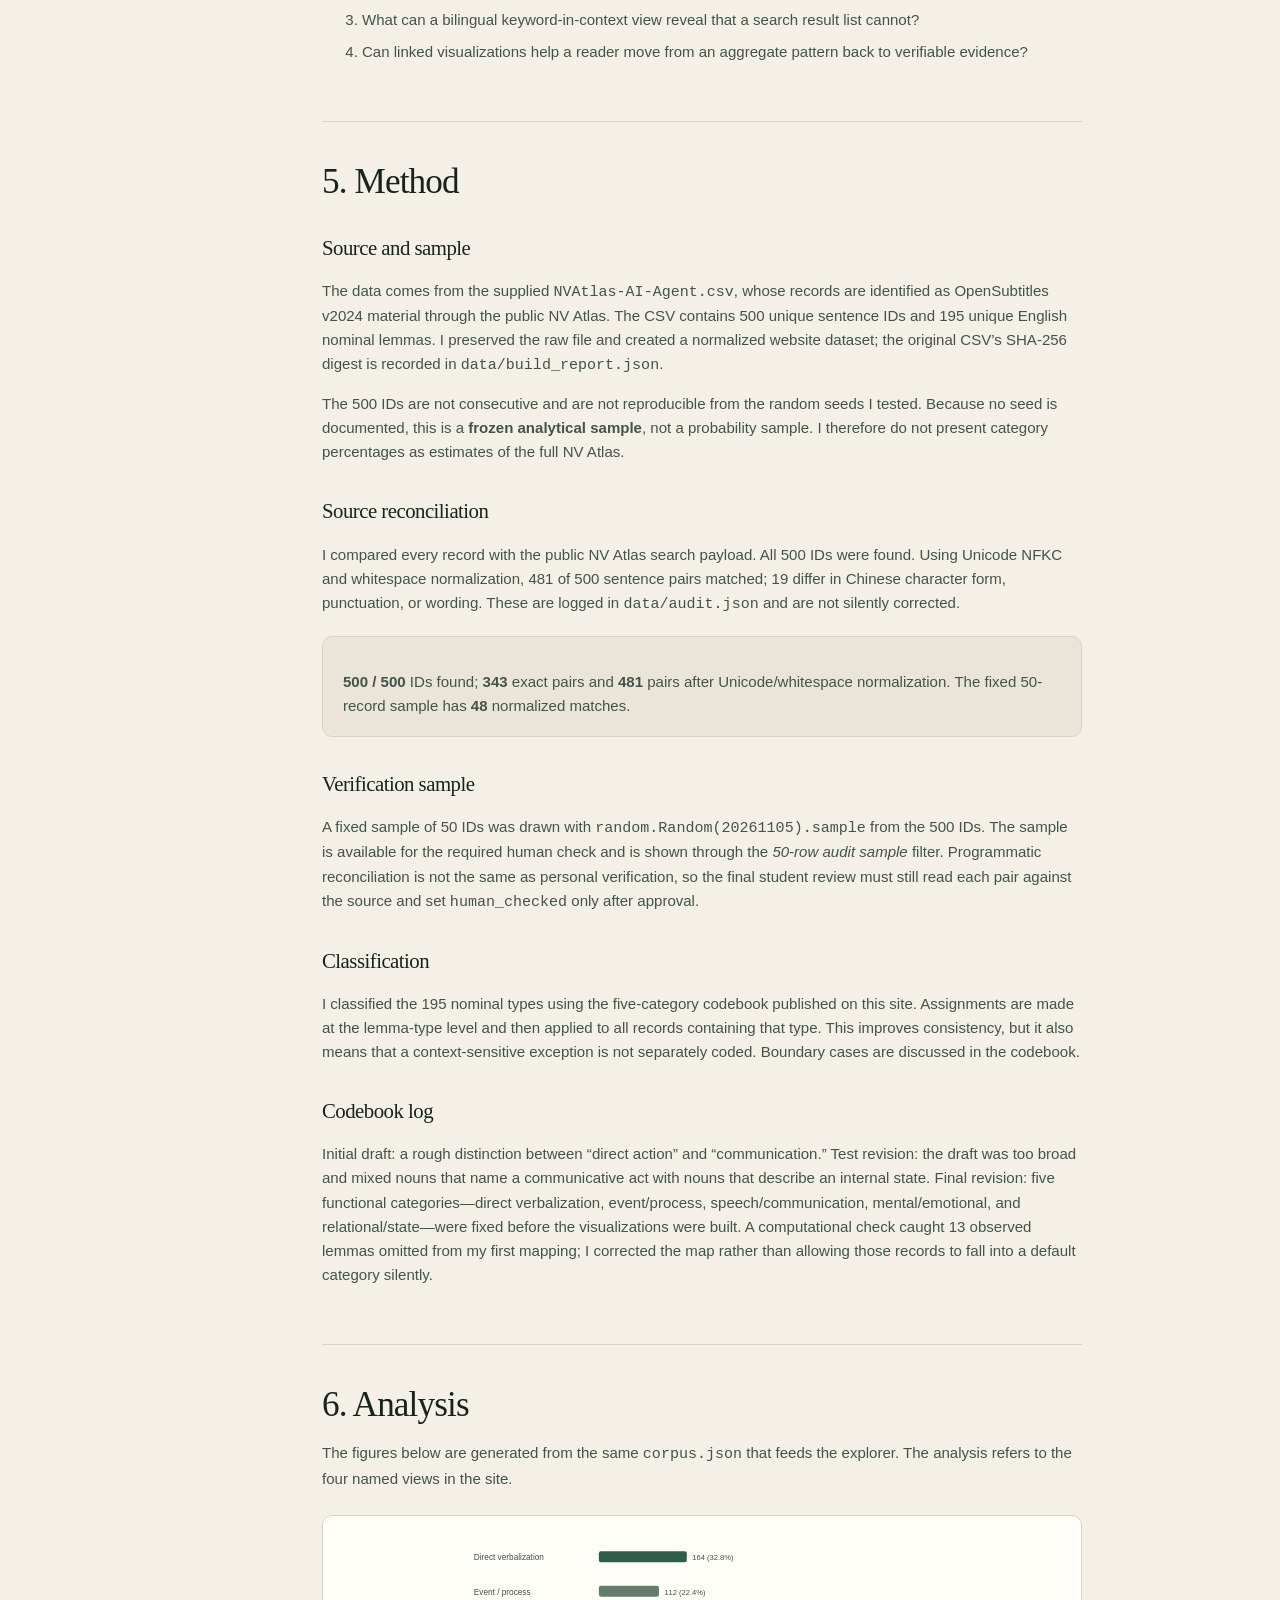
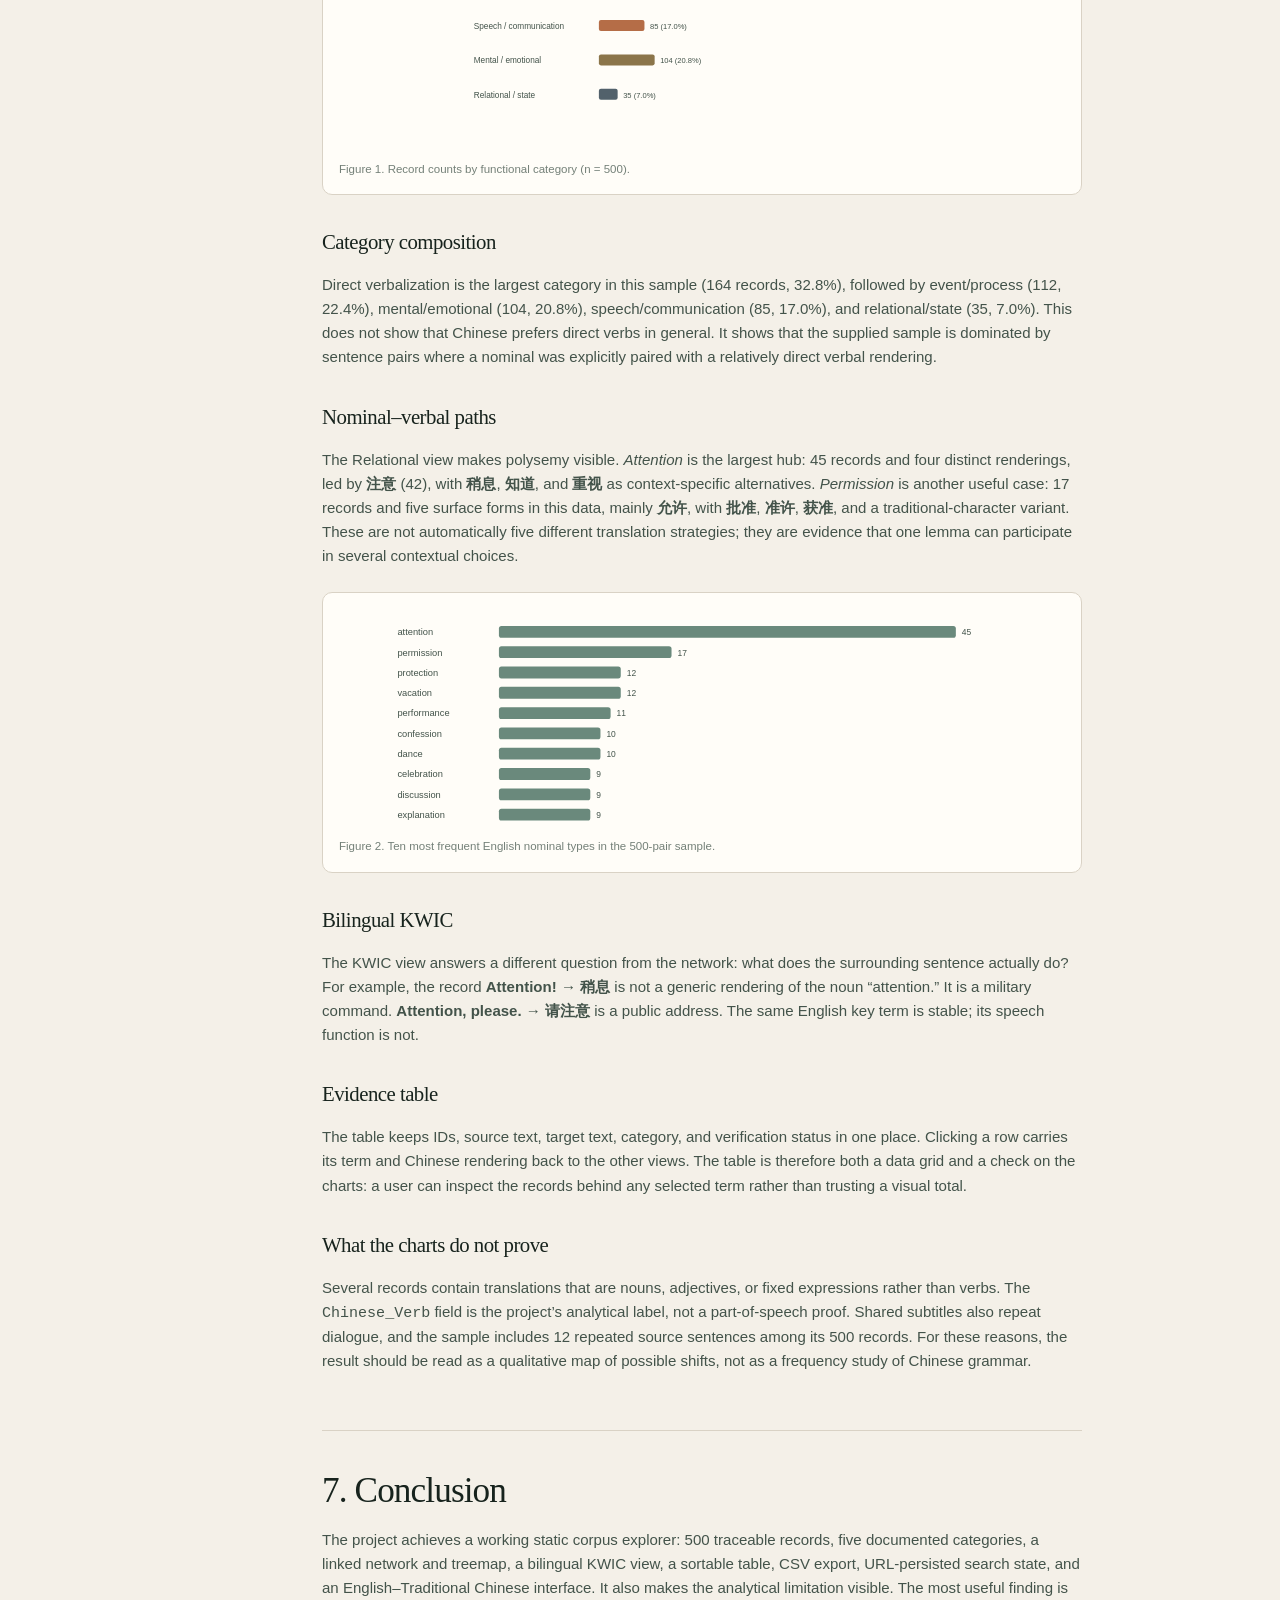
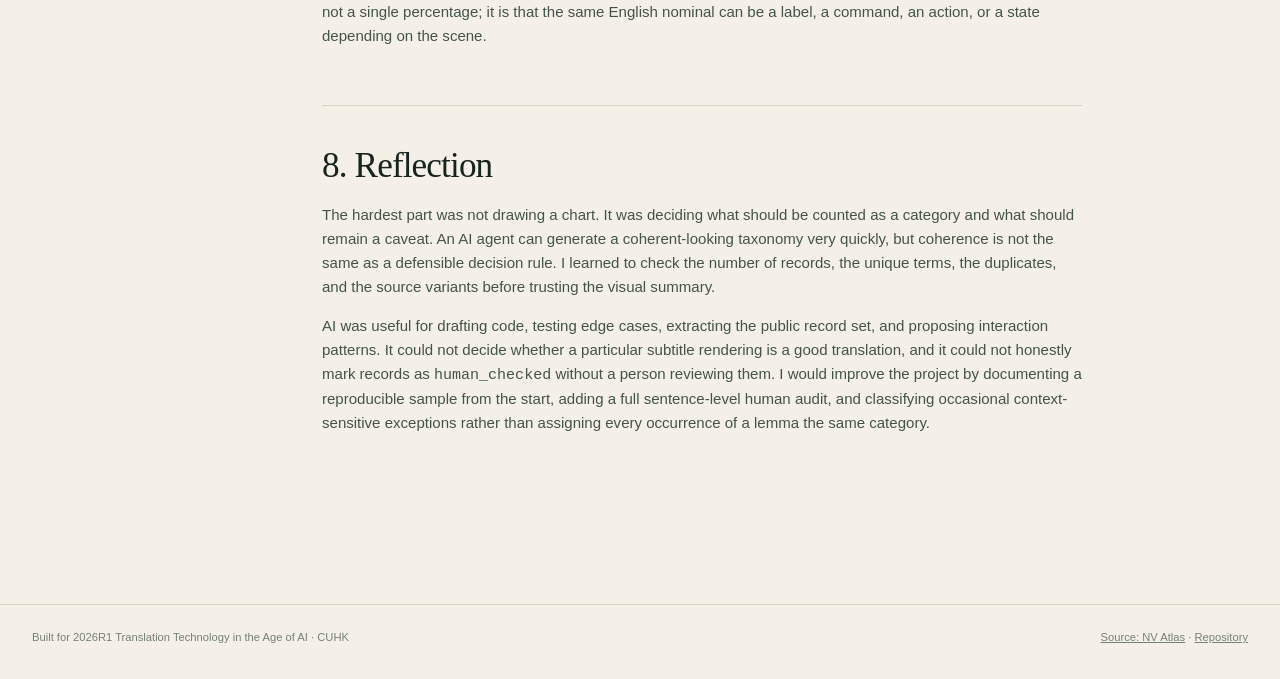
<file: report.html>
<!doctype html>
<html lang="en">
<head>
  <meta charset="utf-8"><meta name="viewport" content="width=device-width, initial-scale=1">
  <meta name="description" content="Learning report for the Nominal Shift Atlas corpus project.">
  <title>Learning Report · Nominal Shift Atlas</title><link rel="stylesheet" href="css/style.css">
</head>
<body data-page="report">
  <a class="skip-link" href="#main">Skip to content</a>
  <header class="site-header">
    <a class="brand" href="index.html"><span class="brand-mark">NS</span><span><strong>Nominal Shift Atlas</strong><small data-i18n="brand_sub">English nouns into Chinese verbs</small></span></a>
    <nav aria-label="Primary"><a href="index.html" data-i18n="nav_explore">Explore</a><a class="active" href="report.html" data-i18n="nav_report">Report</a><a href="codebook.html" data-i18n="nav_codebook">Codebook</a><a href="about.html" data-i18n="nav_method">Method & AI</a></nav>
    <div class="lang-switch" aria-label="Language"><button type="button" data-lang="en">EN</button><button type="button" data-lang="zh">繁</button></div>
  </header>
  <main id="main">
    <header class="page-hero">
      <div class="eyebrow" data-i18n="report_kicker">Learning report</div>
      <h1 data-i18n="report_title">The noun is a decision point.</h1>
      <p data-i18n="report_intro">A small corpus study of how English nominalizations become Chinese verbal actions in film subtitles.</p>
    </header>
    <div class="article-layout">
      <aside class="toc" aria-label="Contents">
        <strong data-i18n="toc">On this page</strong>
        <a href="#origin">Origin</a><a href="#background">Background</a><a href="#gap">Gap</a><a href="#questions">Questions</a><a href="#method">Method</a><a href="#analysis">Analysis</a><a href="#conclusion">Conclusion</a><a href="#reflection">Reflection</a>
      </aside>

      <article class="article" data-lang-block="en">
        <section id="origin"><h2>1. Origin</h2>
          <p>I chose this topic after comparing the department’s NV Atlas with the course example. Both show the same broad concern—English nominalization and Chinese verbalization—but they approach it differently. NV Atlas offers a large searchable collection; the class project requires a smaller, explainable system. That contrast gave me a practical question: can a 500-pair sample make the <em>choices inside translation</em> easier to see?</p>
          <p>I was also interested in a familiar subtitle pattern. A noun such as <em>attention</em> can be reproduced as the Chinese noun-like form <strong>注意</strong>, but it can also become actions such as <strong>稍息</strong>, <strong>知道</strong>, or <strong>重视</strong>. The translation is not a mechanical substitution. It depends on the scene, the speech act, and what the target language can say naturally.</p>
        </section>
        <section id="background"><h2>2. Background</h2>
          <p>The project starts from the contrast between an English style that often packages events as nouns and a Chinese style that often expresses them through verbs. In translation studies, this is related to Vinay and Darbelnet’s translation procedures, particularly transposition, and to broader discussions of “noun-heavy” English and “verb-heavy” Chinese.</p>
          <p>The supplied CSV already identifies an English nominal and a Chinese rendering for each sentence pair. That gives the project a useful unit of analysis: a short subtitle pair and one aligned nominal–verbal relationship inside it. The corpus is not a general sample of all English or Chinese; it is a sample of translated film dialogue.</p>
        </section>
        <section id="gap"><h2>3. Gap</h2>
          <p>A searchable corpus can show that several translations exist, but a list of matches does not by itself explain how those alternatives differ. Large dashboards can also make it difficult to move from a pattern back to the sentence that produced it. My project therefore focuses on the path from an English nominal to multiple Chinese renderings, while keeping the original sentence pair visible.</p>
          <p>There is a second gap in the supplied data: it does not include a documented sampling seed or a person-verified flag. I have not invented either one. The website records the public record reconciliation and treats the 500 IDs as a fixed analytical sample. That limitation matters: the category shares describe this sample, not the whole NV Atlas.</p>
        </section>
        <section id="questions"><h2>4. Questions</h2>
          <ol>
            <li>Which English nominal types appear with the widest range of Chinese renderings in this sample?</li>
            <li>How are those renderings distributed across five functional categories?</li>
            <li>What can a bilingual keyword-in-context view reveal that a search result list cannot?</li>
            <li>Can linked visualizations help a reader move from an aggregate pattern back to verifiable evidence?</li>
          </ol>
        </section>
        <section id="method"><h2>5. Method</h2>
          <h3>Source and sample</h3>
          <p>The data comes from the supplied <code>NVAtlas-AI-Agent.csv</code>, whose records are identified as OpenSubtitles v2024 material through the public NV Atlas. The CSV contains 500 unique sentence IDs and 195 unique English nominal lemmas. I preserved the raw file and created a normalized website dataset; the original CSV’s SHA-256 digest is recorded in <code>data/build_report.json</code>.</p>
          <p>The 500 IDs are not consecutive and are not reproducible from the random seeds I tested. Because no seed is documented, this is a <strong>frozen analytical sample</strong>, not a probability sample. I therefore do not present category percentages as estimates of the full NV Atlas.</p>
          <h3>Source reconciliation</h3>
          <p>I compared every record with the public NV Atlas search payload. All 500 IDs were found. Using Unicode NFKC and whitespace normalization, 481 of 500 sentence pairs matched; 19 differ in Chinese character form, punctuation, or wording. These are logged in <code>data/audit.json</code> and are not silently corrected.</p>
          <div class="callout" data-audit><p>Loading reconciliation report…</p></div>
          <h3>Verification sample</h3>
          <p>A fixed sample of 50 IDs was drawn with <code>random.Random(20261105).sample</code> from the 500 IDs. The sample is available for the required human check and is shown through the <em>50-row audit sample</em> filter. Programmatic reconciliation is not the same as personal verification, so the final student review must still read each pair against the source and set <code>human_checked</code> only after approval.</p>
          <h3>Classification</h3>
          <p>I classified the 195 nominal types using the five-category codebook published on this site. Assignments are made at the lemma-type level and then applied to all records containing that type. This improves consistency, but it also means that a context-sensitive exception is not separately coded. Boundary cases are discussed in the codebook.</p>
          <h3>Codebook log</h3>
          <p>Initial draft: a rough distinction between “direct action” and “communication.” Test revision: the draft was too broad and mixed nouns that name a communicative act with nouns that describe an internal state. Final revision: five functional categories—direct verbalization, event/process, speech/communication, mental/emotional, and relational/state—were fixed before the visualizations were built. A computational check caught 13 observed lemmas omitted from my first mapping; I corrected the map rather than allowing those records to fall into a default category silently.</p>
        </section>
        <section id="analysis"><h2>6. Analysis</h2>
          <p>The figures below are generated from the same <code>corpus.json</code> that feeds the explorer. The analysis refers to the four named views in the site.</p>
          <figure class="report-chart"><div data-report-category></div><figcaption>Figure 1. Record counts by functional category (n = 500).</figcaption></figure>
          <h3>Category composition</h3>
          <p>Direct verbalization is the largest category in this sample (164 records, 32.8%), followed by event/process (112, 22.4%), mental/emotional (104, 20.8%), speech/communication (85, 17.0%), and relational/state (35, 7.0%). This does not show that Chinese prefers direct verbs in general. It shows that the supplied sample is dominated by sentence pairs where a nominal was explicitly paired with a relatively direct verbal rendering.</p>
          <h3>Nominal–verbal paths</h3>
          <p>The Relational view makes polysemy visible. <em>Attention</em> is the largest hub: 45 records and four distinct renderings, led by <strong>注意</strong> (42), with <strong>稍息</strong>, <strong>知道</strong>, and <strong>重视</strong> as context-specific alternatives. <em>Permission</em> is another useful case: 17 records and five surface forms in this data, mainly <strong>允许</strong>, with <strong>批准</strong>, <strong>准许</strong>, <strong>获准</strong>, and a traditional-character variant. These are not automatically five different translation strategies; they are evidence that one lemma can participate in several contextual choices.</p>
          <figure class="report-chart"><div data-report-top></div><figcaption>Figure 2. Ten most frequent English nominal types in the 500-pair sample.</figcaption></figure>
          <h3>Bilingual KWIC</h3>
          <p>The KWIC view answers a different question from the network: what does the surrounding sentence actually do? For example, the record <strong>Attention!</strong> → <strong>稍息</strong> is not a generic rendering of the noun “attention.” It is a military command. <strong>Attention, please.</strong> → <strong>请注意</strong> is a public address. The same English key term is stable; its speech function is not.</p>
          <h3>Evidence table</h3>
          <p>The table keeps IDs, source text, target text, category, and verification status in one place. Clicking a row carries its term and Chinese rendering back to the other views. The table is therefore both a data grid and a check on the charts: a user can inspect the records behind any selected term rather than trusting a visual total.</p>
          <h3>What the charts do not prove</h3>
          <p>Several records contain translations that are nouns, adjectives, or fixed expressions rather than verbs. The <code>Chinese_Verb</code> field is the project’s analytical label, not a part-of-speech proof. Shared subtitles also repeat dialogue, and the sample includes 12 repeated source sentences among its 500 records. For these reasons, the result should be read as a qualitative map of possible shifts, not as a frequency study of Chinese grammar.</p>
        </section>
        <section id="conclusion"><h2>7. Conclusion</h2>
          <p>The project achieves a working static corpus explorer: 500 traceable records, five documented categories, a linked network and treemap, a bilingual KWIC view, a sortable table, CSV export, URL-persisted search state, and an English–Traditional Chinese interface. It also makes the analytical limitation visible. The most useful finding is not a single percentage; it is that the same English nominal can be a label, a command, an action, or a state depending on the scene.</p>
        </section>
        <section id="reflection"><h2>8. Reflection</h2>
          <p>The hardest part was not drawing a chart. It was deciding what should be counted as a category and what should remain a caveat. An AI agent can generate a coherent-looking taxonomy very quickly, but coherence is not the same as a defensible decision rule. I learned to check the number of records, the unique terms, the duplicates, and the source variants before trusting the visual summary.</p>
          <p>AI was useful for drafting code, testing edge cases, extracting the public record set, and proposing interaction patterns. It could not decide whether a particular subtitle rendering is a good translation, and it could not honestly mark records as <code>human_checked</code> without a person reviewing them. I would improve the project by documenting a reproducible sample from the start, adding a full sentence-level human audit, and classifying occasional context-sensitive exceptions rather than assigning every occurrence of a lemma the same category.</p>
        </section>
      </article>

      <article class="article" data-lang-block="zh">
        <section><h2>1. 緣起</h2>
          <p>我比較翻譯系 NV Atlas 與課程示例網站後選擇了這個題目。兩者都關注英文名詞化與中文動詞化，但取向不同：NV Atlas 是大型可搜尋語料庫，而課程專題要求較小、可解釋的系統。這個對照帶來一個實際問題：500 對樣本能否令翻譯過程中的<em>選擇</em>更容易被看見？</p>
          <p>我也留意到字幕中常見的現象。例如英文名詞 <em>attention</em> 可以譯成較接近名詞形式的「注意」，也可以依情境變成「稍息」、「知道」或「重視」。翻譯不是機械替換，而是受場景、言語行為及譯入語自然表達方式影響的決定。</p>
        </section>
        <section><h2>2. 背景</h2>
          <p>本項目從英文常把事件包裝成名詞、中文常以動詞表達的差異出發。這與 Vinay 和 Darbelnet 的翻譯程序，尤其「詞性轉換」有關，也涉及「英文重名詞、中文重動詞」的討論。</p>
          <p>提供的 CSV 已為每對句子標出一個英文名詞及其中文譯法，因此分析單位可界定為「字幕句對中的一組名詞—動詞對應」。這批語料並非英文或中文的普遍樣本，而是翻譯電影對白的樣本。</p>
        </section>
        <section><h2>3. 研究缺口</h2>
          <p>可搜尋語料庫能顯示多種譯法，但單看搜尋結果，未必能解釋各譯法在情境中的差異；大型儀表板也可能令人難以由整體模式返回原始句對。本項目因此集中呈現「英文名詞到多個中文譯法」的路徑，同時保留原句與譯句。</p>
          <p>提供的資料另有一個缺口：沒有記錄抽樣種子，也沒有由人手完成的核對標記。我沒有虛構這些資料。網站記錄了與公開記錄的核對結果，並把 500 個編號視為固定的分析樣本。因此，類別比例只描述這個樣本，不能推論至整個 NV Atlas。</p>
        </section>
        <section><h2>4. 研究問題</h2>
          <ol><li>哪些英文名詞類型在本樣本中有最多不同的中文譯法？</li><li>這些譯法如何分佈在五個功能類別中？</li><li>雙語關鍵詞語境視圖能顯示搜尋結果列表以外的甚麼？</li><li>互相連結的視覺化能否幫助讀者由整體模式返回可核查的證據？</li></ol>
        </section>
        <section><h2>5. 方法</h2>
          <h3>來源與樣本</h3>
          <p>資料來自提供的 <code>NVAtlas-AI-Agent.csv</code>；這些記錄透過公開 NV Atlas 標示為 OpenSubtitles v2024 語料。CSV 有 500 個不重複句子編號及 195 個不重複英文名詞詞元。我保留原始檔案，另建立網站用的正規化資料，並在 <code>data/build_report.json</code> 記錄原 CSV 的 SHA-256 摘要。</p>
          <p>500 個編號並非連續，且不能以我測試過的隨機種子重現。由於沒有記錄抽樣種子，這是<strong>固定的分析樣本</strong>，不是概率樣本。因此，我不會把類別百分比當作整個 NV Atlas 的估計。</p>
          <h3>來源核對</h3>
          <p>我把每一筆記錄與公開 NV Atlas 搜尋頁所載資料比較。500 個編號全部找到；使用 Unicode NFKC 及空白正規化後，481 對句對相符，另外 19 對在漢字形體、標點或措辭上有差異。這些差異記錄於 <code>data/audit.json</code>，沒有被暗中修改。</p>
          <div class="callout" data-audit><p>正在載入核對報告…</p></div>
          <h3>核對樣本</h3>
          <p>我以 <code>random.Random(20261105).sample</code> 從 500 個編號中抽取固定的 50 個，供課程要求的人工核對，並可透過「50 筆核對樣本」篩選查看。程式核對不等於個人核對，因此最終仍須由學生逐項閱讀來源並批准後，才可把 <code>human_checked</code> 設為「是」。</p>
          <h3>分類</h3>
          <p>我把 195 個名詞類型按網站上的五類分類手冊歸類。分類在詞元層完成，再套用到所有含該詞元的記錄，以提升一致性；但同一詞元在不同情境中的例外不會另設標記。邊界個案在分類手冊中說明。</p>
          <h3>分類手冊修訂記錄</h3>
          <p>初稿只粗略區分「直接動作」與「溝通」，測試後發現範圍過闊，並混淆了言語行為與內在心理狀態。最終版本在建立視覺化前固定為五類：直接動詞化、事件／過程、言語／溝通、心理／情感、關係／狀態。程式檢查發現初版映射遺漏 13 個實際出現的詞元；我更正映射，而不是讓資料靜默落入預設類別。</p>
        </section>
        <section><h2>6. 分析</h2>
          <p>以下圖表與探索器均由同一份 <code>corpus.json</code> 產生。分析會引用網站內四個具名視圖。</p>
          <figure class="report-chart"><div data-report-category></div><figcaption>圖一：各功能類別的記錄數（n = 500）。</figcaption></figure>
          <h3>類別組成</h3>
          <p>本樣本中直接動詞化最多（164 筆，32.8%），其次為事件／過程（112 筆，22.4%）、心理／情感（104 筆，20.8%）、言語／溝通（85 筆，17.0%）及關係／狀態（35 筆，7.0%）。這不表示中文普遍偏好直接動詞，而是顯示提供的樣本以名詞與較直接動詞譯法配對的句對為主。</p>
          <h3>名詞與動詞路徑</h3>
          <p>關係視圖令一詞多譯的情况更明顯。<em>Attention</em> 是最大的樞紐：45 筆記錄、四種譯法，以「注意」為主（42），另有「稍息」、「知道」和「重視」。<em>Permission</em> 亦值得注意：17 筆記錄中出現五種形式，主要是「允許」，另有「批准」、「准許」、「獲准」及繁體字形變體。這些形式不必然代表五種不同的翻譯策略，而是顯示同一詞元可參與多種情境選擇。</p>
          <figure class="report-chart"><div data-report-top></div><figcaption>圖二：500 對樣本中出現次數最高的十個英文名詞類型。</figcaption></figure>
          <h3>雙語關鍵詞語境</h3>
          <p>關鍵詞語境視圖回答另一個問題：周圍句子實際在做甚麼？例如 <strong>Attention!</strong> →「稍息」並不是名詞「attention」的通用譯法，而是軍事口令；<strong>Attention, please.</strong> →「請注意」則是公共廣播。英文關鍵詞相同，言語功能卻不同。</p>
          <h3>證據表</h3>
          <p>表格把句子編號、原文、譯文、類別及核對狀態放在同一處。點擊任何一行，會把該行的名詞及中文譯法帶回其他視圖。因此，表格既是資料表，也是圖表的核對工具：讀者可查看任何已選名詞背後的記錄，而不必只信賴圖表的總數。</p>
          <h3>圖表不能證明甚麼</h3>
          <p>部分記錄的中文譯法其實是名詞、形容詞或固定表達，而非動詞。<code>Chinese_Verb</code> 是本項目的分析標籤，不是詞性證明。字幕來源亦可能重複對白；樣本 500 筆中有 12 個重複原句。因此，結果應理解為「可能轉換路徑的質性地圖」，而非中文語法頻率研究。</p>
        </section>
        <section><h2>7. 結論</h2>
          <p>本項目完成一個可運作的靜態語料探索器：500 筆可追溯記錄、五個公開類別、互相連結的網絡圖與矩形樹圖、雙語關鍵詞語境、可排序表格、CSV 匯出、保存在網址中的搜尋狀態，以及英文／繁體中文介面。它同時公開分析限制。最重要的發現不是某個百分比，而是同一英文名詞可隨場景成為標籤、命令、行動或狀態。</p>
        </section>
        <section><h2>8. 反思</h2>
          <p>最困難的不是畫圖，而是決定甚麼應算作類別、甚麼應保留為限制。AI 代理能迅速生成看似完整的分類，但「一致」不等於「有辯護力」。我學會先核查記錄數、不重複詞元、重複句子及來源差異，再相信視覺摘要。</p>
          <p>AI 有助起草程式、測試邊界情況、抽取公開記錄及提出互動方式；但 AI 不能判斷某個字幕譯法是否好的翻譯，也不能在沒有人工閱讀的情況下誠實地把記錄標為 <code>human_checked</code>。若能重做，我會由一開始記錄可重現的抽樣方法、完成完整的句級人工核對，並為個別情境例外另設類別，而不是把同一詞元的所有出現都歸入同一類。</p>
        </section>
      </article>
    </div>
  </main>
  <footer class="site-footer"><span data-i18n="footer_left">Built for 2026R1 Translation Technology in the Age of AI · CUHK</span><span><a href="https://nvatlas.tra.cuhk.edu.hk/" target="_blank" rel="noreferrer">Source: NV Atlas</a> · <a href="https://github.com/Yeung-Lok-Chi/nvatwlas-test" target="_blank" rel="noreferrer">Repository</a></span></footer>
  <script src="js/i18n.js"></script><script src="js/report.js"></script>
</body>
</html>
</file>
<file: css/style.css>
:root {
  --ink: #17231d;
  --ink-soft: #43534a;
  --muted: #748078;
  --paper: #f4f0e8;
  --paper-2: #ebe5d9;
  --card: #fffdf8;
  --line: #d9d2c5;
  --accent: #c75b35;
  --accent-dark: #984226;
  --green: #315d4d;
  --green-soft: #d8e4dc;
  --gold: #d6a654;
  --shadow: 0 18px 55px rgba(42, 49, 39, .09);
  --serif: Georgia, 'Times New Roman', serif;
  --sans: Inter, ui-sans-serif, -apple-system, BlinkMacSystemFont, 'Segoe UI', sans-serif;
  --mono: 'SFMono-Regular', Consolas, monospace;
}
* { box-sizing: border-box; }
html { scroll-behavior: smooth; }
body { margin: 0; color: var(--ink); background: var(--paper); font-family: var(--sans); line-height: 1.6; }
body::before { content: ''; position: fixed; inset: 0; pointer-events: none; opacity: .18; z-index: -1; background-image: radial-gradient(rgba(23,35,29,.35) .55px, transparent .55px); background-size: 7px 7px; }
a { color: var(--green); }
button, input, select { font: inherit; }
button { cursor: pointer; }
.skip-link { position: fixed; left: 16px; top: -100px; padding: 8px 12px; background: white; z-index: 100; }
.skip-link:focus { top: 8px; }
.site-header { height: 76px; padding: 0 max(24px, calc((100vw - 1440px) / 2)); display: flex; align-items: center; gap: 36px; border-bottom: 1px solid var(--line); background: rgba(244,240,232,.92); backdrop-filter: blur(12px); position: sticky; top: 0; z-index: 30; }
.brand { display: flex; align-items: center; gap: 12px; color: var(--ink); text-decoration: none; min-width: max-content; }
.brand-mark { display: grid; place-items: center; width: 38px; height: 38px; color: #fff; background: var(--green); border-radius: 50% 50% 50% 16%; font-family: var(--serif); font-size: 1.1rem; }
.brand strong, .brand small { display: block; line-height: 1.15; }
.brand strong { font-family: var(--serif); font-size: 1.01rem; }
.brand small { margin-top: 3px; color: var(--muted); font-size: .72rem; }
nav { display: flex; gap: 22px; margin-left: auto; }
nav a { color: var(--ink-soft); font-size: .83rem; font-weight: 650; text-decoration: none; padding: 8px 0; border-bottom: 2px solid transparent; }
nav a:hover, nav a.active { color: var(--accent-dark); border-color: var(--accent); }
.lang-switch { display: flex; border: 1px solid var(--line); border-radius: 999px; overflow: hidden; }
.lang-switch button { border: 0; background: transparent; padding: 5px 10px; color: var(--muted); font-size: .73rem; font-weight: 700; }
.lang-switch button.active { color: white; background: var(--green); }
main { max-width: 1440px; margin: 0 auto; padding: 0 32px 70px; }
.hero { padding: 86px 0 60px; max-width: 980px; }
.eyebrow, .kicker { text-transform: uppercase; letter-spacing: .16em; font-size: .68rem; font-weight: 800; color: var(--accent-dark); }
.hero h1 { font-family: var(--serif); font-weight: 400; font-size: clamp(3.3rem, 7vw, 7rem); line-height: .95; letter-spacing: -.055em; margin: 18px 0 30px; }
.hero h1 em { color: var(--accent); }
.hero p { color: var(--ink-soft); font-size: clamp(1.1rem, 2vw, 1.45rem); max-width: 680px; line-height: 1.45; }
.hero-actions { display: flex; gap: 12px; margin-top: 30px; flex-wrap: wrap; }
.button { display: inline-flex; justify-content: center; align-items: center; border: 1px solid var(--line); border-radius: 999px; text-decoration: none; font-size: .83rem; font-weight: 750; padding: 12px 21px; transition: .2s ease; }
.button.primary { color: #fff; background: var(--green); border-color: var(--green); }
.button.primary:hover { background: #244a3c; transform: translateY(-1px); }
.button.quiet { color: var(--ink); background: transparent; }
.button.quiet:hover { background: var(--paper-2); }
.button.compact { padding: 8px 15px; font-size: .76rem; }
.stat-strip { display: grid; grid-template-columns: repeat(4, 1fr); border-top: 1px solid var(--line); border-bottom: 1px solid var(--line); }
.stat-strip > div { padding: 24px 26px; border-right: 1px solid var(--line); display: flex; flex-direction: column; gap: 2px; }
.stat-strip > div:last-child { border: 0; }
.stat-strip strong { font-family: var(--serif); font-size: 2.35rem; font-weight: 400; line-height: 1; }
.stat-strip span { color: var(--muted); font-size: .78rem; }
.explorer { padding-top: 78px; }
.section-heading { display: flex; justify-content: space-between; align-items: end; gap: 24px; margin-bottom: 28px; }
h2, h3 { font-family: var(--serif); font-weight: 400; letter-spacing: -.025em; }
h2 { font-size: clamp(2rem, 4vw, 3.4rem); line-height: 1.04; margin: 8px 0 0; }
h3 { font-size: 1.55rem; margin: 4px 0 0; }
.searchbar { display: grid; grid-template-columns: minmax(250px, 2fr) repeat(5, minmax(122px, 1fr)); gap: 1px; overflow: hidden; background: var(--line); border: 1px solid var(--line); border-radius: 12px; }
.searchbar label { padding: 12px 15px 10px; background: var(--card); display: flex; flex-direction: column; gap: 4px; color: var(--muted); font-size: .67rem; font-weight: 750; letter-spacing: .07em; text-transform: uppercase; }
.input-wrap { display: flex; align-items: center; gap: 5px; }
.input-wrap span { color: var(--accent); font-size: 1.2rem; }
.searchbar input, .searchbar select { width: 100%; border: 0; background: transparent; outline: 0; color: var(--ink); padding: 3px 0; font-size: .84rem; letter-spacing: 0; text-transform: none; }
.searchbar select { cursor: pointer; }
.filter-status { display: flex; justify-content: space-between; min-height: 47px; align-items: center; gap: 12px; color: var(--muted); font-size: .78rem; }
.text-button { border: 0; background: transparent; color: var(--accent-dark); font-size: .76rem; font-weight: 750; padding: 4px; }
.text-button:hover { text-decoration: underline; }
.text-button[hidden] { display: none; }
.dashboard-grid { display: grid; grid-template-columns: 1.17fr .83fr; gap: 18px; }
.panel { background: var(--card); border: 1px solid var(--line); border-radius: 14px; box-shadow: var(--shadow); padding: 24px; min-width: 0; }
.panel-head { display: flex; justify-content: space-between; align-items: start; gap: 20px; }
.caption { margin: 16px 0 20px; color: var(--ink-soft); font-size: .8rem; line-height: 1.45; max-width: 640px; }
.panel-tools { display: flex; flex-wrap: wrap; justify-content: flex-end; gap: 12px; color: var(--muted); font-size: .68rem; }
.panel-tools label { display: flex; align-items: center; gap: 7px; }
.panel-tools input[type=range] { accent-color: var(--accent); max-width: 90px; }
.panel-tools output { min-width: 12px; font-variant-numeric: tabular-nums; color: var(--ink); font-weight: 700; }
.canvas-shell { position: relative; height: 470px; border-radius: 10px; overflow: hidden; background: linear-gradient(145deg, #f9f6ef, #eee8db); }
#network-chart { width: 100%; height: 100%; display: block; cursor: grab; touch-action: none; }
#network-chart:active { cursor: grabbing; }
.microcopy { color: var(--muted); font-size: .68rem; margin: 10px 0 0; }
.empty-state { position: absolute; inset: 0; display: grid; place-items: center; color: var(--muted); background: rgba(244,240,232,.75); font-size: .9rem; }
.empty-state[hidden] { display: none; }
.treemap { height: 470px; display: flex; flex-wrap: wrap; gap: 5px; align-content: stretch; }
.tree-group { position: relative; min-width: 100px; min-height: 80px; overflow: hidden; padding: 10px; color: #fff; background: var(--green); border-radius: 7px; transition: opacity .18s, transform .18s; cursor: pointer; }
.tree-group:hover, .tree-group.selected { transform: scale(.985); outline: 3px solid rgba(199,91,53,.65); }
.tree-group:nth-child(2) { background: #637c6b; }
.tree-group:nth-child(3) { background: #b56d47; }
.tree-group:nth-child(4) { background: #8b754a; }
.tree-group:nth-child(5) { background: #52616b; }
.tree-label { font-size: .75rem; line-height: 1.3; font-weight: 750; }
.tree-count { display: block; font-family: var(--serif); font-size: 2rem; margin: 5px 0; line-height: 1; }
.tree-child { display: inline-block; margin-top: 4px; padding: 2px 6px; border-radius: 999px; background: rgba(255,255,255,.13); font-size: .66rem; }
.kwic-content { min-height: 280px; padding: 20px 0; }
.kwic-empty { color: var(--muted); font-size: .85rem; }
.kwic-meta { display: flex; gap: 8px; align-items: center; margin-bottom: 20px; color: var(--muted); font-size: .72rem; }
.kwic-line { font-family: var(--serif); font-size: clamp(1.1rem, 2vw, 1.5rem); line-height: 1.6; margin: 0 0 15px; }
.kwic-line mark { color: var(--ink); background: #f4d3bf; padding: 1px 4px; border-radius: 3px; cursor: pointer; }
.kwic-line mark:hover { outline: 2px solid var(--accent); }
.kwic-arrow { font-size: 1.2rem; color: var(--accent); margin: 7px 0; }
.kwic-zh { color: var(--green); }
.kwic-chip { display: inline-flex; gap: 4px; padding: 3px 8px; border: 1px solid var(--line); border-radius: 999px; background: var(--paper); }
.table-panel { grid-column: 1 / -1; }
.table-wrap { overflow-x: auto; border: 1px solid var(--line); border-radius: 8px; }
table { width: 100%; border-collapse: collapse; min-width: 940px; font-size: .73rem; }
th { text-align: left; background: var(--paper-2); padding: 10px; text-transform: uppercase; font-size: .62rem; letter-spacing: .06em; color: var(--muted); border-bottom: 1px solid var(--line); }
td { padding: 11px 10px; border-bottom: 1px solid #ebe5db; vertical-align: top; }
tbody tr { cursor: pointer; }
tbody tr:hover, tbody tr.selected { background: #f4ede2; }
td:nth-child(1) { font-family: var(--mono); white-space: nowrap; color: var(--muted); }
td:nth-child(2), td:nth-child(3) { font-weight: 700; color: var(--green); }
td:nth-child(4) { white-space: nowrap; color: var(--accent-dark); }
td:nth-child(5), td:nth-child(6) { min-width: 210px; line-height: 1.45; }
.checked { display: inline-block; border-radius: 999px; padding: 2px 6px; font-size: .62rem; background: var(--green-soft); color: var(--green); font-weight: 700; }
.unchecked { color: var(--muted); }
.audit-sample { display: inline-block; margin-top: 3px; color: var(--accent-dark); font-size: .61rem; font-weight: 700; }
.table-foot { display: flex; justify-content: space-between; align-items: center; min-height: 40px; color: var(--muted); font-size: .72rem; }
.pagination { display: flex; align-items: center; gap: 7px; }
.limitations { display: grid; grid-template-columns: .72fr 1.28fr; gap: 40px; margin-top: 76px; border-top: 1px solid var(--line); padding-top: 50px; }
.limit-grid { display: grid; grid-template-columns: repeat(3, 1fr); gap: 22px; }
.limit-grid p { margin: 0; font-size: .82rem; color: var(--ink-soft); }
.limit-grid strong { display: block; color: var(--ink); margin-bottom: 6px; font-family: var(--serif); font-size: 1.06rem; }
.site-footer { max-width: 1440px; margin: 0 auto; padding: 24px 32px 40px; border-top: 1px solid var(--line); display: flex; justify-content: space-between; gap: 20px; color: var(--muted); font-size: .7rem; }
.site-footer a { color: inherit; }
/* Report and codebook */
.page-hero { padding: 70px 0 48px; max-width: 980px; border-bottom: 1px solid var(--line); }
.page-hero h1 { font-family: var(--serif); font-size: clamp(2.7rem, 6vw, 5.5rem); line-height: .98; letter-spacing: -.045em; font-weight: 400; margin: 14px 0; }
.page-hero p { max-width: 680px; font-size: 1.12rem; color: var(--ink-soft); }
.article-layout { display: grid; grid-template-columns: 220px minmax(0, 760px); gap: 70px; padding-top: 48px; }
.toc { position: sticky; top: 106px; align-self: start; display: flex; flex-direction: column; gap: 7px; font-size: .73rem; }
.toc a { color: var(--muted); text-decoration: none; padding: 3px 0 3px 12px; border-left: 1px solid var(--line); }
.toc a:hover { color: var(--accent-dark); border-color: var(--accent); }
.article { font-size: .94rem; }
.article section { padding-bottom: 42px; margin-bottom: 42px; border-bottom: 1px solid var(--line); }
.article section:last-child { border: 0; }
.article h2 { font-size: 2.2rem; margin-bottom: 18px; }
.article h3 { font-size: 1.3rem; margin: 30px 0 8px; }
.article p { color: var(--ink-soft); }
.article li { margin-bottom: 8px; color: var(--ink-soft); }
.article blockquote { margin: 24px 0; border-left: 3px solid var(--accent); background: var(--paper-2); padding: 16px 20px; color: var(--ink); font-family: var(--serif); font-size: 1.1rem; }
.callout { background: var(--paper-2); border: 1px solid var(--line); border-radius: 10px; padding: 18px 20px; margin: 20px 0; }
.callout p:last-child { margin-bottom: 0; }
.report-chart { border: 1px solid var(--line); border-radius: 10px; background: var(--card); padding: 16px; margin: 24px 0; }
.report-chart svg { width: 100%; height: 220px; display: block; }
.report-chart figcaption { color: var(--muted); font-size: .72rem; margin-top: 8px; }
.codebook-card { background: var(--card); border: 1px solid var(--line); border-radius: 12px; padding: 22px; margin-bottom: 16px; box-shadow: var(--shadow); }
.codebook-card h3 { margin-top: 0; }
.codebook-card dl { display: grid; grid-template-columns: 135px 1fr; gap: 7px 15px; margin: 0; font-size: .79rem; }
.codebook-card dt { color: var(--accent-dark); font-weight: 750; }
.codebook-card dd { margin: 0; color: var(--ink-soft); }
.audit-table { width: 100%; min-width: 0; font-size: .76rem; margin: 15px 0 25px; }
.audit-table th, .audit-table td { white-space: normal; }
.tag { display: inline-block; padding: 3px 7px; border-radius: 999px; background: var(--green-soft); color: var(--green); font-size: .67rem; font-weight: 750; }
@media (max-width: 1080px) {
  .site-header { gap: 18px; } nav { gap: 14px; }
  .searchbar { grid-template-columns: repeat(2, 1fr); }
  .dashboard-grid { grid-template-columns: 1fr; }
  .table-panel { grid-column: auto; }
  .limitations { grid-template-columns: 1fr; gap: 25px; }
}
@media (max-width: 760px) {
  .site-header { height: auto; min-height: 70px; padding: 13px 18px; flex-wrap: wrap; }
  .brand { flex: 1; } .brand small { display: none; } nav { order: 3; width: 100%; overflow-x: auto; margin: 0; gap: 17px; }
  nav a { white-space: nowrap; font-size: .76rem; }
  main { padding: 0 16px 45px; }
  .hero { padding: 55px 0 45px; } .hero h1 { font-size: clamp(2.8rem, 15vw, 4.7rem); }
  .stat-strip { grid-template-columns: repeat(2, 1fr); } .stat-strip > div:nth-child(2) { border-right: 0; } .stat-strip > div:nth-child(-n+2) { border-bottom: 1px solid var(--line); }
  .explorer { padding-top: 50px; } .section-heading { align-items: start; flex-direction: column; }
  .searchbar { grid-template-columns: 1fr; } .searchbar label { padding: 9px 13px; }
  .panel { padding: 17px; } .panel-head { flex-direction: column; gap: 10px; } .panel-tools { justify-content: flex-start; }
  .canvas-shell { height: 380px; } .treemap { height: 400px; }
  .limit-grid { grid-template-columns: 1fr; }
  .site-footer { display: block; padding: 20px 16px 35px; } .site-footer span { display: block; margin-bottom: 8px; }
  .article-layout { grid-template-columns: 1fr; gap: 20px; padding-top: 30px; } .toc { position: static; display: none; }
  .codebook-card dl { grid-template-columns: 1fr; } .codebook-card dd { margin-bottom: 8px; }
}
@media (prefers-reduced-motion: reduce) { * { scroll-behavior: auto !important; transition: none !important; animation: none !important; } }
/* SVG network strokes */
.network-link { fill: none; stroke-linecap: round; transition: stroke .16s ease, opacity .16s ease; }
.network-link:hover { stroke: rgba(199,91,53,.9) !important; }
.network-node { cursor: pointer; }
.network-node .node-dot { fill: #315d4d; stroke: #fffdf8; stroke-width: 1.5; transition: r .15s ease, fill .15s ease; }
.network-node.verb .node-dot { fill: #c75b35; }
.network-node:hover .node-dot { r: 10; fill: #d6a654; }
.node-label { fill: #43534a; font-family: var(--sans); font-size: 10px; paint-order: stroke; stroke: #f7f3eb; stroke-width: 3px; stroke-linejoin: round; pointer-events: none; }
.network-axis-label { fill: #984226; font-family: var(--sans); font-size: 10px; font-weight: 800; letter-spacing: .08em; text-transform: uppercase; }
</file>
